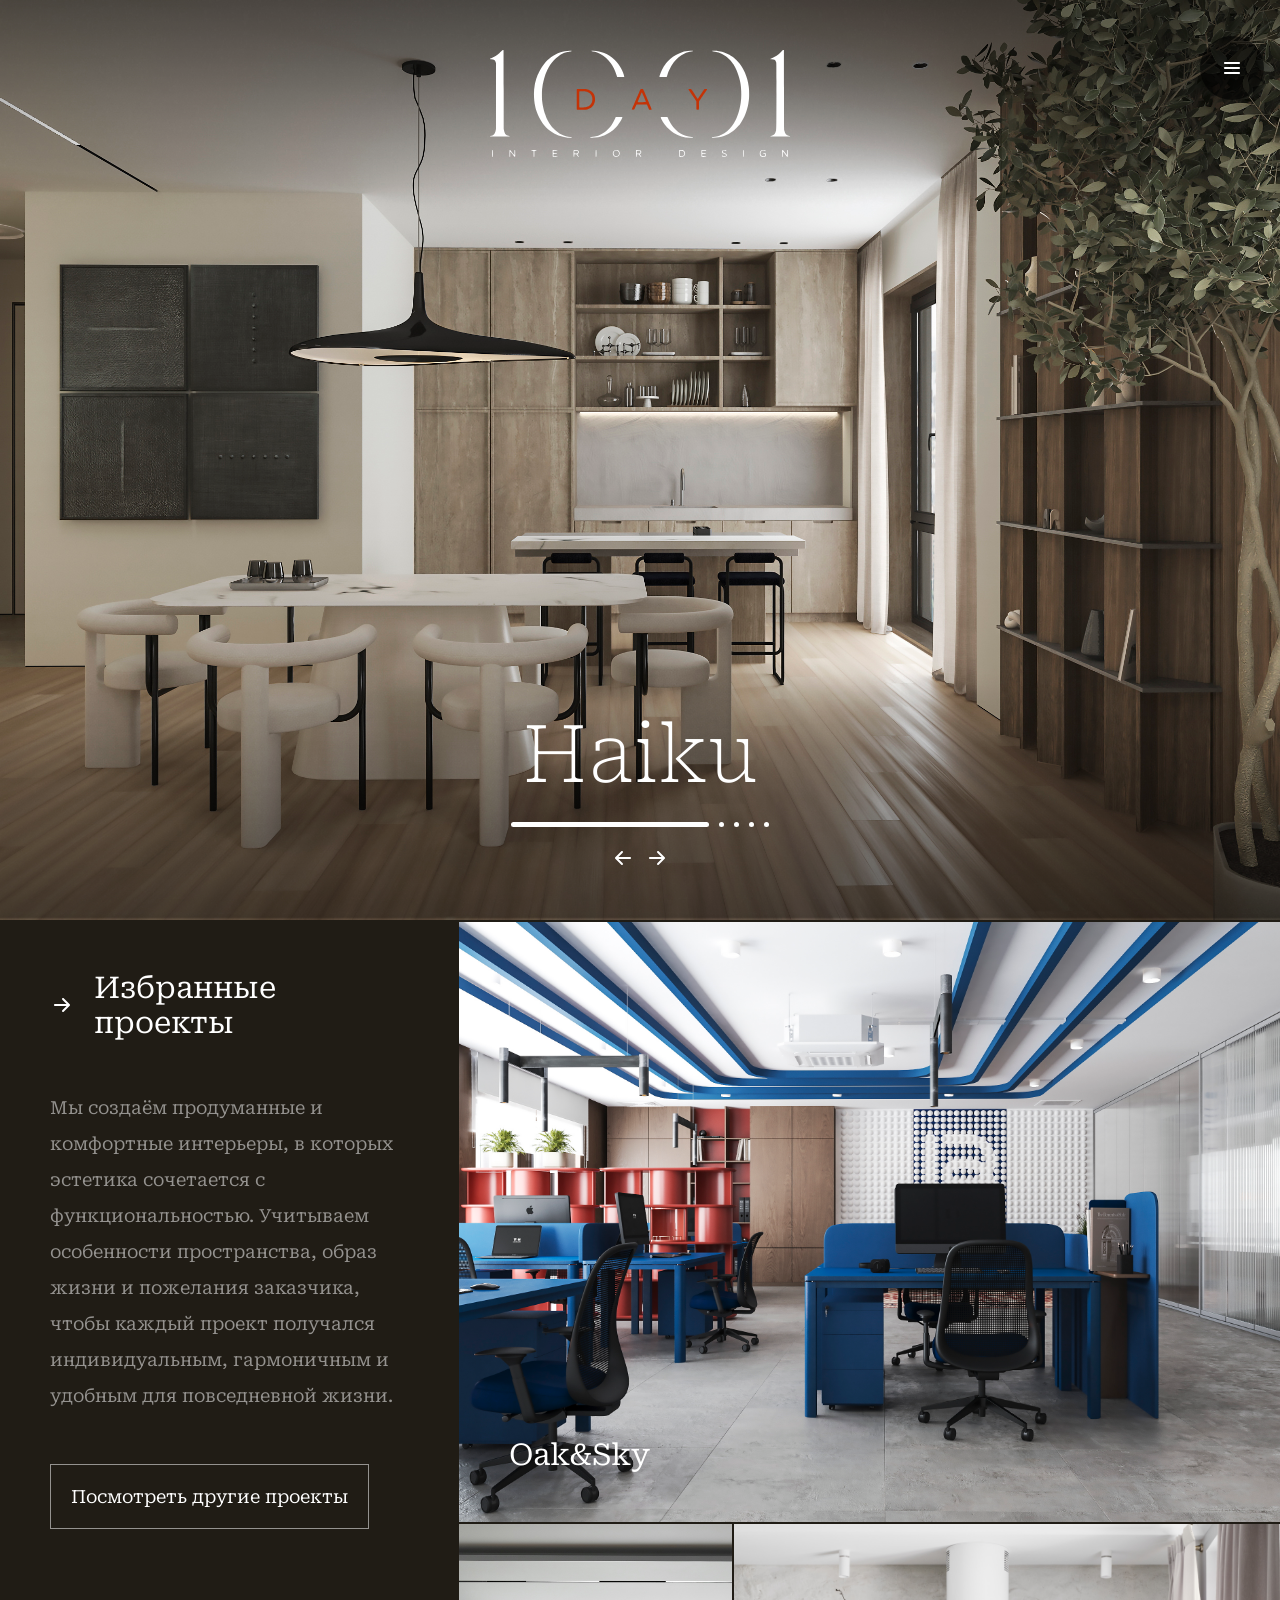
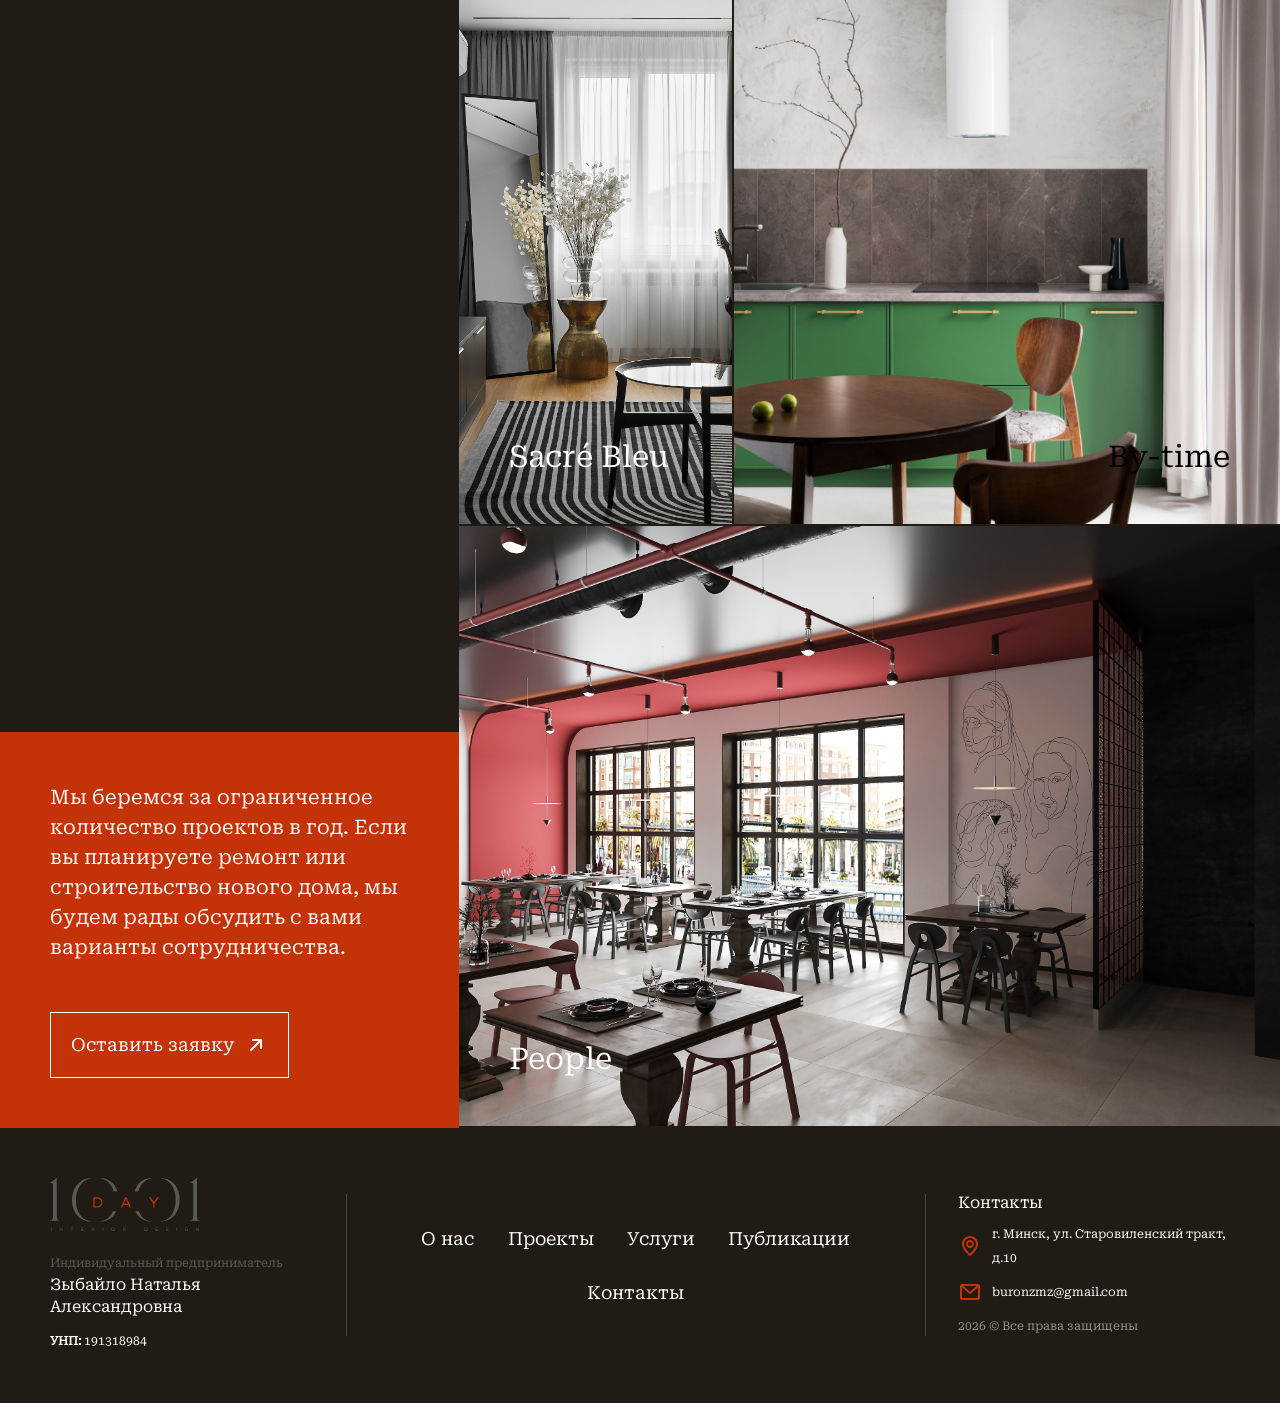
<file: index.html>
<!doctype html>
<html lang="ru">
  <head>
    <meta charset="UTF-8">
    <meta name="viewport" content="width=device-width, initial-scale=1">
    <meta name="description" content="1001 DAY — студия дизайна интерьеров. Продуманные и комфортные пространства.">
    <title>
      1001 DAY — Дизайн интерьеров
    </title>
    <link rel="stylesheet" href="assets/vendor/swiper-bundle.min.css">
    <link rel="stylesheet" href="styles.css?v=header-gradient-2">
    <script src="assets/vendor/swiper-bundle.min.js" defer>
    </script>
    <script src="script.js?v=header-gradient-2" defer>
    </script>
  </head>
  <body>
    <div class="page page--home" id="top">
      <header class="site-header site-header--home">
        <a class="site-header__logo" href="#top" aria-label="1001 DAY — главная">
          <img src="assets/icons/logo.svg" alt="1001 DAY">
        </a>
        <button class="site-header__menu" type="button" data-open="menu-dialog" aria-label="Открыть меню" aria-controls="menu-dialog" aria-expanded="false">
          <img src="assets/icons/menu.svg" alt="">
        </button>
      </header>
      <main class="home-content">
        <section class="hero swiper" aria-label="Проекты студии">
          <div class="hero__slides swiper-wrapper">
            <div class="hero__slide swiper-slide">
              <img class="hero__image" src="assets/images/haiku.png" alt="Haiku — интерьер кухни и столовой">
              <h1 class="hero__title">
                <a href="project.html">
                  Haiku
                </a>
              </h1>
            </div>
            <div class="hero__slide swiper-slide">
              <img class="hero__image" src="assets/images/oak-sky.png" alt="Oak&amp;Sky — офис с синими рабочими столами">
              <h2 class="hero__title">
                <a href="project.html">
                  Oak&amp;Sky
                </a>
              </h2>
            </div>
            <div class="hero__slide swiper-slide">
              <img class="hero__image" src="assets/images/sacre-bleu.png" alt="Sacré Bleu — интерьер гостиной">
              <h2 class="hero__title">
                <a href="project.html">
                  Sacré Bleu
                </a>
              </h2>
            </div>
            <div class="hero__slide swiper-slide">
              <img class="hero__image" src="assets/images/by-time.png" alt="By-time — кухня с зелеными фасадами">
              <h2 class="hero__title">
                <a href="project.html">
                  By-time
                </a>
              </h2>
            </div>
            <div class="hero__slide swiper-slide">
              <img class="hero__image" src="assets/images/people.png" alt="People — интерьер ресторана">
              <h2 class="hero__title">
                <a href="project.html">
                  People
                </a>
              </h2>
            </div>
          </div>
          <div class="hero__controls">
            <div class="hero__pagination">
            </div>
            <div class="hero__arrows">
              <button class="hero__previous" aria-label="Предыдущий слайд">
                <img src="assets/icons/arrow-prev.svg" alt="">
              </button>
              <button class="hero__next" aria-label="Следующий слайд">
                <img src="assets/icons/arrow-right.svg" alt="">
              </button>
            </div>
          </div>
        </section>
        <section class="projects" id="projects" aria-labelledby="projects-title">
          <div class="projects__intro" id="about">
            <h2 class="projects__heading" id="projects-title">
              <img src="assets/icons/arrow-right.svg" alt="">
              Избранные проекты
            </h2>
            <p class="projects__description">
              Мы создаём продуманные и комфортные интерьеры, в которых эстетика сочетается с функциональностью. Учитываем особенности пространства, образ жизни и пожелания заказчика, чтобы каждый проект получался индивидуальным, гармоничным и удобным для повседневной жизни.
            </p>
            <a class="button button--muted" href="projects.html">
              Посмотреть другие проекты
            </a>
          </div>
          <div class="projects__gallery" id="project-gallery">
            <a class="project project--oak" href="project.html">
              <img class="project__image" src="assets/images/oak-sky.png" alt="Офис Oak&amp;Sky" loading="lazy">
              <h3 class="project__name">
                Oak&amp;Sky
              </h3>
            </a>
            <a class="project project--sacre" href="project.html">
              <img class="project__image" src="assets/images/sacre-bleu.png" alt="Гостиная Sacré Bleu" loading="lazy">
              <h3 class="project__name">
                Sacré Bleu
              </h3>
            </a>
            <a class="project project--by" href="project.html">
              <img class="project__image" src="assets/images/by-time.png" alt="Кухня By-time" loading="lazy">
              <h3 class="project__name project__name--dark">
                By-time
              </h3>
            </a>
            <a class="project project--people" href="project.html">
              <img class="project__image" src="assets/images/people.png" alt="Ресторан People" loading="lazy">
              <h3 class="project__name">
                People
              </h3>
            </a>
          </div>
          <div class="projects__contact" id="services">
            <p>
              Мы беремся за ограниченное количество проектов в год. Если вы планируете ремонт или строительство нового дома, мы будем рады обсудить с вами варианты сотрудничества.
            </p>
            <button class="button" type="button" data-open="request-dialog">
              Оставить заявку
              <img src="assets/icons/arrow-up.svg" alt="">
            </button>
          </div>
        </section>
      </main>
      <footer class="footer" id="contacts">
        <div class="footer__company">
          <a class="footer__logo" href="#top">
            <img src="assets/icons/logo-footer.svg" alt="1001 DAY">
          </a>
          <p class="footer__legal">
            <span>
              Индивидуальный предприниматель
            </span>
            <br>
            Зыбайло Наталья Александровна
          </p>
          <p class="footer__tax">
            <strong>
              УНП:
            </strong>
            191318984
          </p>
        </div>
        <img class="footer__divider" src="assets/icons/divider.svg" alt="">
        <nav class="footer__navigation" aria-label="Навигация в подвале">
          <a href="about.html">
            О нас
          </a>
          <a href="projects.html">
            Проекты
          </a>
          <a href="services.html">
            Услуги
          </a>
          <a href="publications.html">
            Публикации
          </a>
          <a href="contacts.html">
            Контакты
          </a>
        </nav>
        <img class="footer__divider" src="assets/icons/divider.svg" alt="">
        <div class="footer__contacts">
          <p>
            Контакты
          </p>
          <p class="footer__detail">
            <img src="assets/icons/location.svg" alt="">
            г. Минск, ул. Старовиленский тракт, д.10
          </p>
          <a class="footer__detail" href="mailto:buronzmz@gmail.com">
            <img src="assets/icons/email.svg" alt="">
            buronzmz@gmail.com
          </a>
          <p class="footer__copyright">
            2026 © Все права защищены
          </p>
        </div>
      </footer>
    </div>
    <dialog class="menu" id="menu-dialog" aria-label="Меню">
      <button class="dialog-close" type="button" data-close aria-label="Закрыть меню">
        <img src="assets/icons/close.svg" alt="">
      </button>
      <nav class="menu__navigation">
        <a href="about.html">
          О нас
        </a>
        <a href="projects.html">
          Проекты
        </a>
        <a href="services.html">
          Услуги
        </a>
        <a href="publications.html">
          Публикации
        </a>
        <a href="contacts.html">
          Контакты
        </a>
      </nav>
    </dialog>
    <dialog class="request" id="request-dialog" aria-labelledby="request-title">
      <button class="dialog-close" type="button" data-close aria-label="Закрыть заявку">
        <img src="assets/icons/close.svg" alt="">
      </button>
      <h2 class="request__title" id="request-title">
        Заявка на дизайн
      </h2>
      <form class="request__form">
        <label class="request__field">
          Ваше имя
          <input name="name" placeholder="Иван" autocomplete="name" required>
        </label>
        <label class="request__field">
          Ваш телефон
          <input type="tel" name="phone" placeholder="+ 375 ___ - __ - __" autocomplete="tel" required>
        </label>
        <label class="request__field">
          E-mail для связи
          <input type="email" name="email" placeholder="info@mail.by" autocomplete="email">
        </label>
        <label class="request__field">
          Объект
          <select name="object">
            <option>
              Дом
            </option>
            <option>
              Квартира
            </option>
            <option>
              Коммерческое помещение
            </option>
          </select>
        </label>
        <label class="request__field">
          Площадь объекта
          <input type="number" name="area" min="1" placeholder="100 кв.м.">
        </label>
        <label class="request__field">
          Необходимая услуга
          <select name="service">
            <option>
              Консультация
            </option>
            <option>
              Дизайн интерьера
            </option>
            <option>
              Авторский надзор
            </option>
          </select>
        </label>
        <div class="request__details">
          <label class="request__field">
            Адрес объекта
            <textarea name="address" placeholder="г. Минск, ул. Ленина, 123, кв. 1">
            </textarea>
          </label>
          <label class="request__field">
            Комментарий
            <textarea name="comment" placeholder="Ваш комментарий (если хотите что-то добавить о проекте)">
            </textarea>
          </label>
        </div>
        <p class="request__status" role="status" hidden>
        </p>
        <button class="button request__submit" type="submit">
          Оставить заявку
          <img src="assets/icons/arrow-up.svg" alt="">
        </button>
      </form>
    </dialog>
  </body>
</html>
</file>
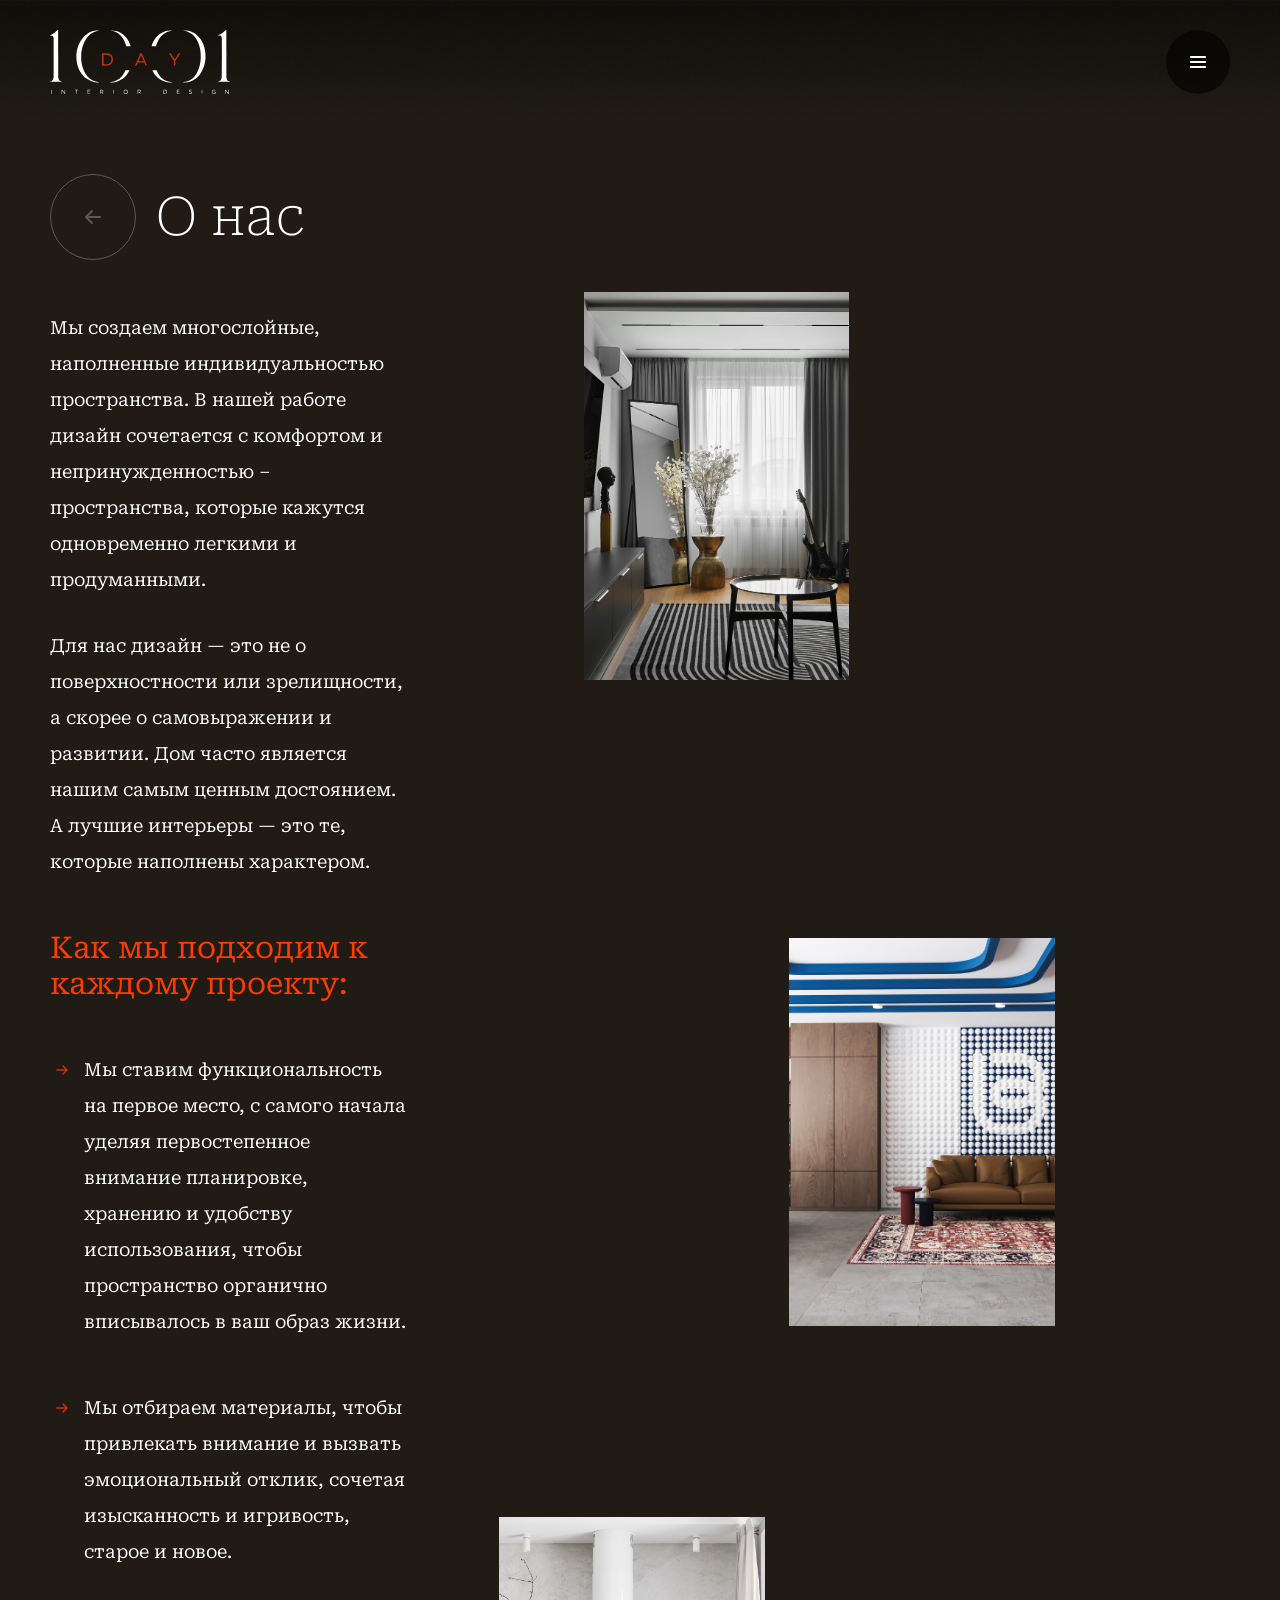
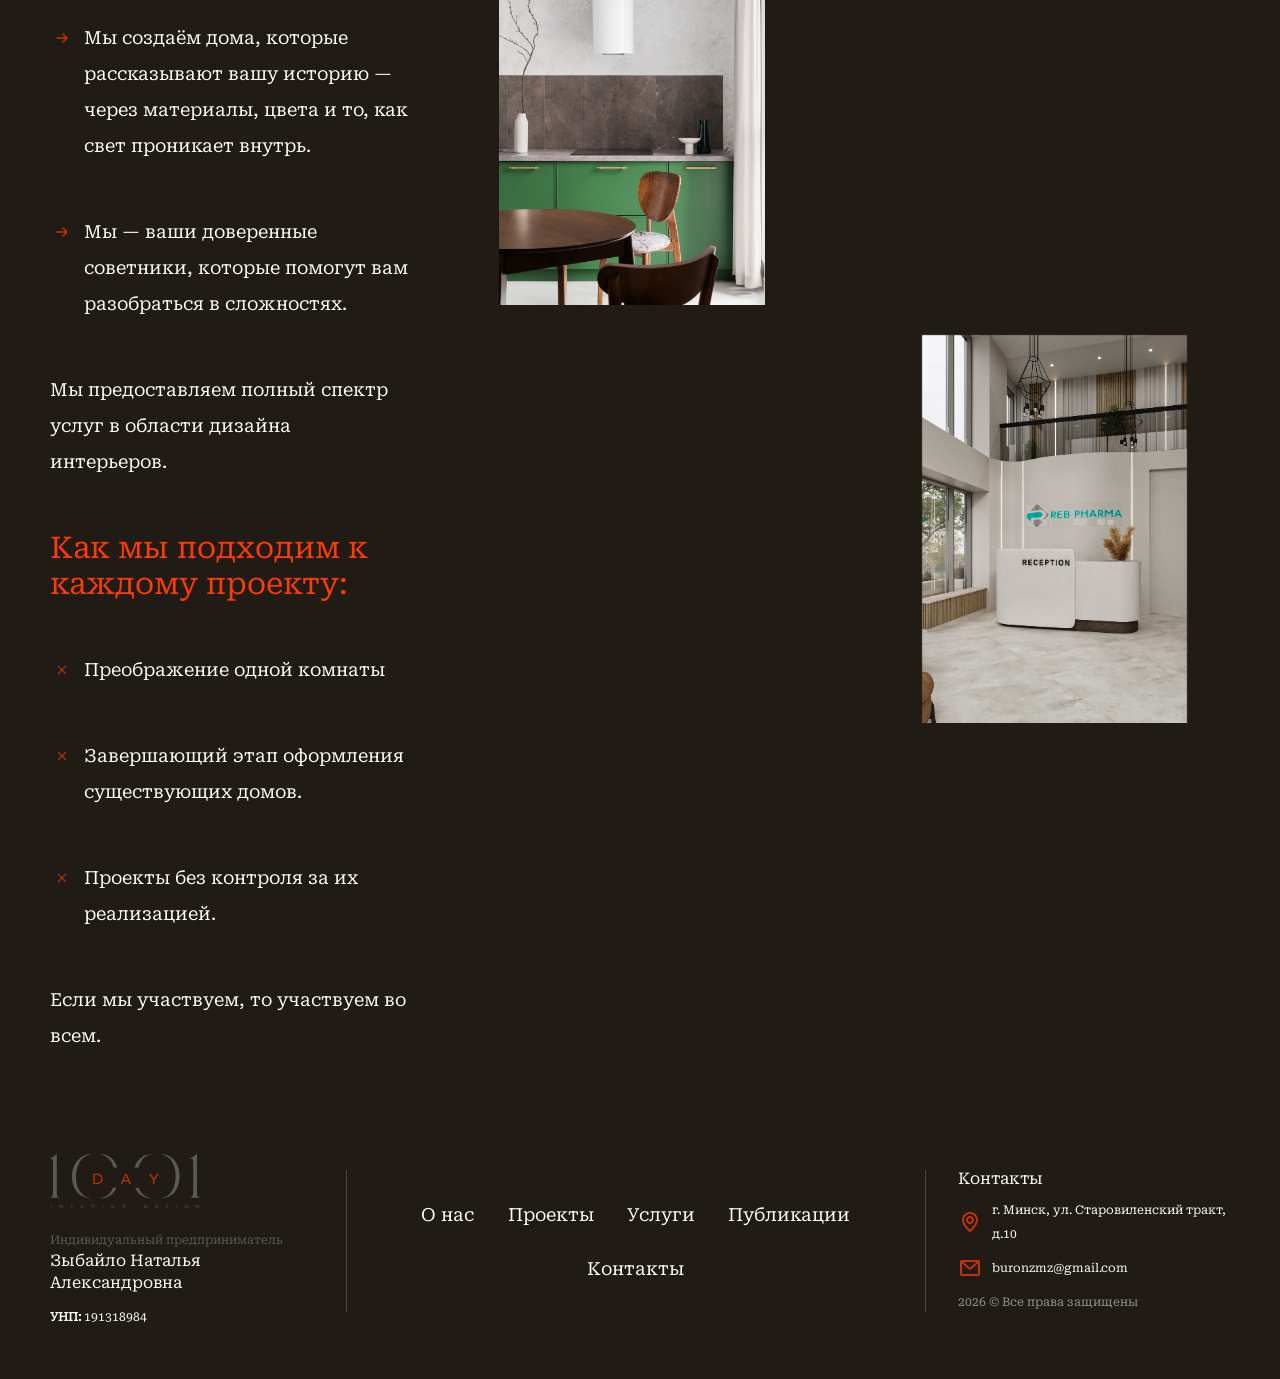
<file: about.html>
<!doctype html>
<html lang="ru">
  <head>
    <meta charset="UTF-8">
    <meta name="viewport" content="width=device-width, initial-scale=1">
    <meta name="description" content="О нас — портфолио интерьерной студии 1001 DAY.">
    <title>
      О нас — 1001 DAY
    </title>
    <link rel="stylesheet" href="styles.css?v=header-gradient-2">
    <script src="script.js?v=header-gradient-2" defer>
    </script>
  </head>
  <body>
    <div class="page page--inner" id="top">
      <header class="inner-header">
        <a class="inner-header__logo" href="index.html" aria-label="1001 DAY — главная">
          <img src="assets/icons/inner-logo.svg" alt="1001 DAY">
        </a>
        <button class="inner-header__menu" type="button" data-open="menu-dialog" aria-label="Открыть меню" aria-controls="menu-dialog" aria-expanded="false">
          <img src="assets/icons/menu.svg" alt="">
        </button>
      </header>
      <main class="inner-content">
        <section class="about">
          <div class="about__content">
            <div class="page-heading">
              <a class="round-link" href="index.html" aria-label="На главную">
                <img src="assets/icons/back.svg" alt="">
              </a>
              <h1 class="page-heading__title">
                О нас
              </h1>
            </div>
            <div class="about__intro">
              <p>
                Мы создаем многослойные, наполненные индивидуальностью пространства. В нашей работе дизайн сочетается с комфортом и непринужденностью – пространства, которые кажутся одновременно легкими и продуманными.
              </p>
              <p>
                Для нас дизайн — это не о поверхностности или зрелищности, а скорее о самовыражении и развитии. Дом часто является нашим самым ценным достоянием. А лучшие интерьеры — это те, которые наполнены характером.
              </p>
            </div>
            <h2 class="about__subtitle">
              Как мы подходим к каждому проекту:
            </h2>
            <ul class="icon-list">
              <li class="icon-list__item">
                <img src="assets/icons/list-arrow.svg" alt="">
                <p>
                  Мы ставим функциональность на первое место, с самого начала уделяя первостепенное внимание планировке, хранению и удобству использования, чтобы пространство органично вписывалось в ваш образ жизни.
                </p>
              </li>
              <li class="icon-list__item">
                <img src="assets/icons/list-arrow.svg" alt="">
                <p>
                  Мы отбираем материалы, чтобы привлекать внимание и вызвать эмоциональный отклик, сочетая изысканность и игривость, старое и новое.
                </p>
              </li>
              <li class="icon-list__item">
                <img src="assets/icons/list-arrow.svg" alt="">
                <p>
                  Мы создаём дома, которые рассказывают вашу историю — через материалы, цвета и то, как свет проникает внутрь.
                </p>
              </li>
              <li class="icon-list__item">
                <img src="assets/icons/list-arrow.svg" alt="">
                <p>
                  Мы — ваши доверенные советники, которые помогут вам разобраться в сложностях.
                </p>
              </li>
            </ul>
            <p>
              Мы предоставляем полный спектр услуг в области дизайна интерьеров.
            </p>
            <h2 class="about__subtitle">
              Как мы подходим к каждому проекту:
            </h2>
            <ul class="icon-list">
              <li class="icon-list__item">
                <img src="assets/icons/list-cross.svg" alt="">
                <p>
                  Преображение одной комнаты
                </p>
              </li>
              <li class="icon-list__item">
                <img src="assets/icons/list-cross.svg" alt="">
                <p>
                  Завершающий этап оформления существующих домов.
                </p>
              </li>
              <li class="icon-list__item">
                <img src="assets/icons/list-cross.svg" alt="">
                <p>
                  Проекты без контроля за их реализацией.
                </p>
              </li>
            </ul>
            <p>
              Если мы участвуем, то участвуем во всем.
            </p>
          </div>
          <div class="about__collage">
            <img class="about__image about__image--1" src="assets/images/about-living.png" alt="Интерьер гостиной" loading="lazy">
            <img class="about__image about__image--2" src="assets/images/about-office.png" alt="Зона отдыха в офисе" loading="lazy">
            <img class="about__image about__image--3" src="assets/images/about-kitchen.png" alt="Кухня с зелеными фасадами" loading="lazy">
            <img class="about__image about__image--4" src="assets/images/about-reception.png" alt="Ресепшен Reb Pharma" loading="lazy">
          </div>
        </section>
      </main>
      <footer class="footer" id="contacts">
        <div class="footer__company">
          <a class="footer__logo" href="index.html">
            <img src="assets/icons/logo-footer.svg" alt="1001 DAY">
          </a>
          <p class="footer__legal">
            <span>
              Индивидуальный предприниматель
            </span>
            <br>
            Зыбайло Наталья Александровна
          </p>
          <p class="footer__tax">
            <strong>
              УНП:
            </strong>
            191318984
          </p>
        </div>
        <img class="footer__divider" src="assets/icons/divider.svg" alt="">
        <nav class="footer__navigation" aria-label="Навигация в подвале">
          <a href="about.html">
            О нас
          </a>
          <a href="projects.html">
            Проекты
          </a>
          <a href="services.html">
            Услуги
          </a>
          <a href="publications.html">
            Публикации
          </a>
          <a href="contacts.html">
            Контакты
          </a>
        </nav>
        <img class="footer__divider" src="assets/icons/divider.svg" alt="">
        <div class="footer__contacts">
          <p>
            Контакты
          </p>
          <p class="footer__detail">
            <img src="assets/icons/location.svg" alt="">
            г. Минск, ул. Старовиленский тракт, д.10
          </p>
          <a class="footer__detail" href="mailto:buronzmz@gmail.com">
            <img src="assets/icons/email.svg" alt="">
            buronzmz@gmail.com
          </a>
          <p class="footer__copyright">
            2026 © Все права защищены
          </p>
        </div>
      </footer>
    </div>
    <dialog class="menu" id="menu-dialog" aria-label="Меню">
      <button class="dialog-close" type="button" data-close aria-label="Закрыть меню">
        <img src="assets/icons/close.svg" alt="">
      </button>
      <nav class="menu__navigation">
        <a href="about.html">
          О нас
        </a>
        <a href="projects.html">
          Проекты
        </a>
        <a href="services.html">
          Услуги
        </a>
        <a href="publications.html">
          Публикации
        </a>
        <a href="contacts.html">
          Контакты
        </a>
      </nav>
    </dialog>
    <dialog class="request" id="request-dialog" aria-labelledby="request-title">
      <button class="dialog-close" type="button" data-close aria-label="Закрыть заявку">
        <img src="assets/icons/close.svg" alt="">
      </button>
      <h2 class="request__title" id="request-title">
        Заявка на дизайн
      </h2>
      <form class="request__form">
        <label class="request__field">
          Ваше имя
          <input name="name" placeholder="Иван" autocomplete="name" required>
        </label>
        <label class="request__field">
          Ваш телефон
          <input type="tel" name="phone" placeholder="+ 375 ___ - __ - __" autocomplete="tel" required>
        </label>
        <label class="request__field">
          E-mail для связи
          <input type="email" name="email" placeholder="info@mail.by" autocomplete="email">
        </label>
        <label class="request__field">
          Объект
          <select name="object">
            <option>
              Дом
            </option>
            <option>
              Квартира
            </option>
            <option>
              Коммерческое помещение
            </option>
          </select>
        </label>
        <label class="request__field">
          Площадь объекта
          <input type="number" name="area" min="1" placeholder="100 кв.м.">
        </label>
        <label class="request__field">
          Необходимая услуга
          <select name="service">
            <option>
              Консультация
            </option>
            <option>
              Дизайн интерьера
            </option>
            <option>
              Авторский надзор
            </option>
          </select>
        </label>
        <div class="request__details">
          <label class="request__field">
            Адрес объекта
            <textarea name="address" placeholder="г. Минск, ул. Ленина, 123, кв. 1">
            </textarea>
          </label>
          <label class="request__field">
            Комментарий
            <textarea name="comment" placeholder="Ваш комментарий (если хотите что-то добавить о проекте)">
            </textarea>
          </label>
        </div>
        <p class="request__status" role="status" hidden>
        </p>
        <button class="button request__submit" type="submit">
          Оставить заявку
          <img src="assets/icons/arrow-up.svg" alt="">
        </button>
      </form>
    </dialog>
  </body>
</html>
</file>
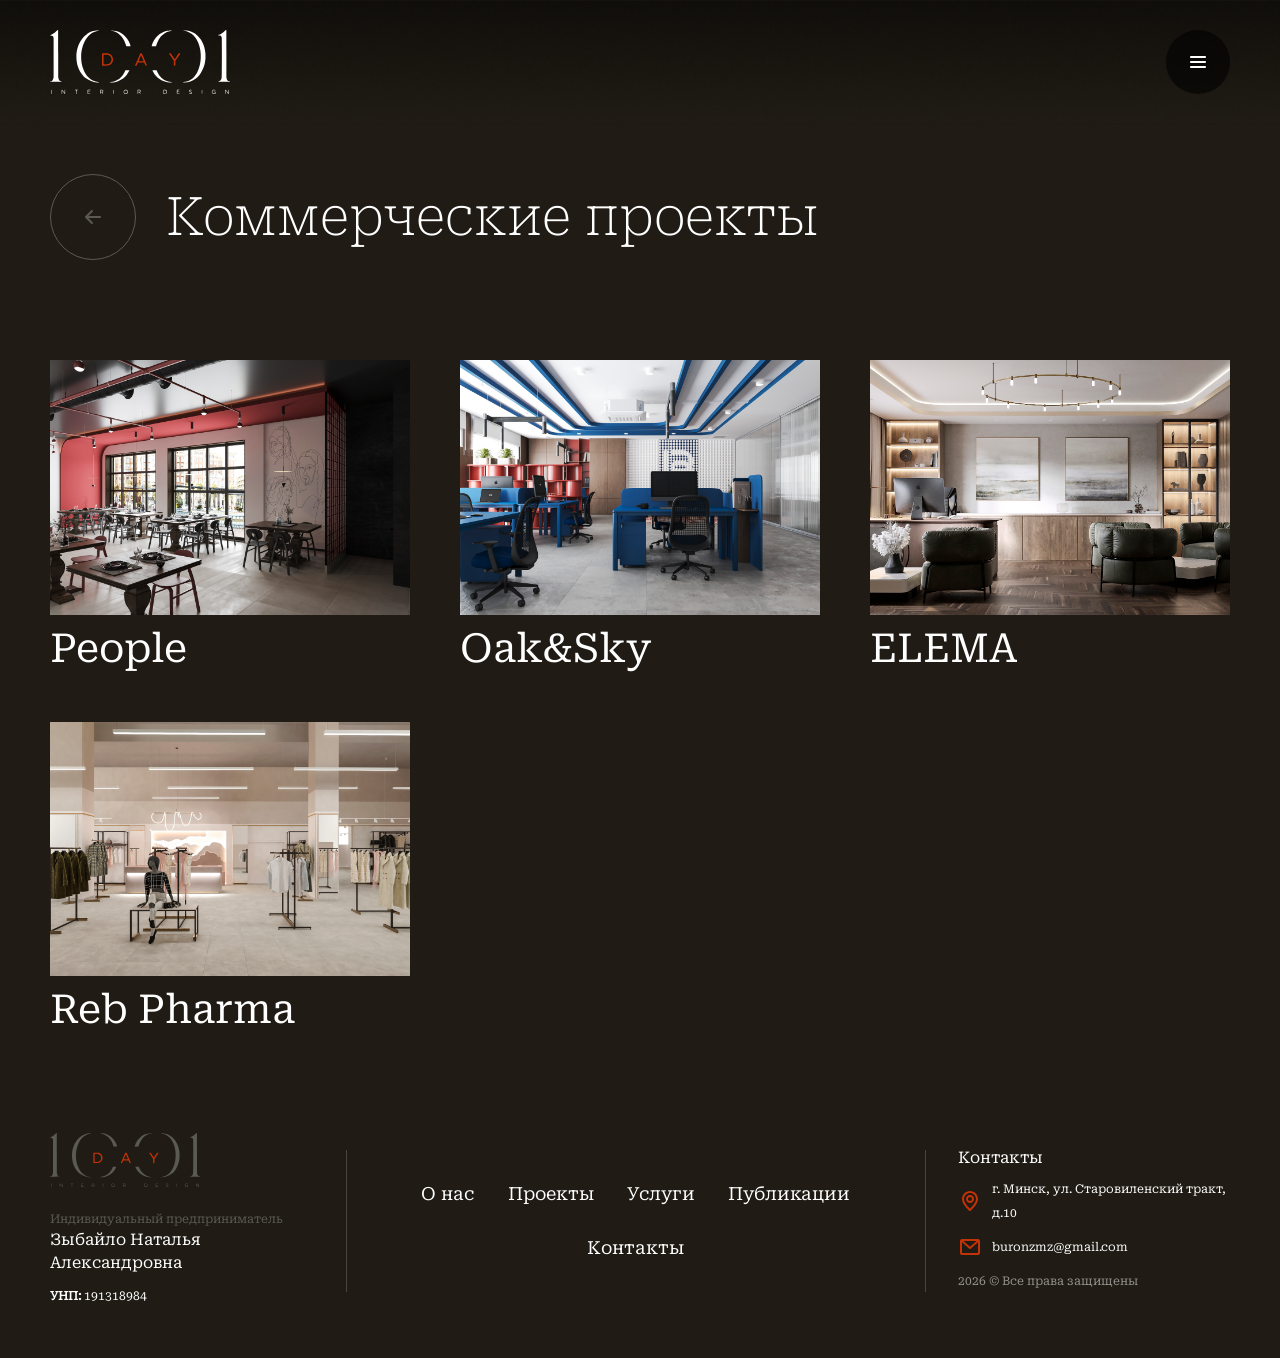
<file: commercial-projects.html>
<!doctype html>
<html lang="ru">
  <head>
    <meta charset="UTF-8">
    <meta name="viewport" content="width=device-width, initial-scale=1">
    <meta name="description" content="Коммерческие проекты — портфолио интерьерной студии 1001 DAY.">
    <title>
      Коммерческие проекты — 1001 DAY
    </title>
    <link rel="stylesheet" href="styles.css?v=header-gradient-2">
    <script src="script.js?v=header-gradient-2" defer>
    </script>
  </head>
  <body>
    <div class="page page--inner" id="top">
      <header class="inner-header">
        <a class="inner-header__logo" href="index.html" aria-label="1001 DAY — главная">
          <img src="assets/icons/inner-logo.svg" alt="1001 DAY">
        </a>
        <button class="inner-header__menu" type="button" data-open="menu-dialog" aria-label="Открыть меню" aria-controls="menu-dialog" aria-expanded="false">
          <img src="assets/icons/menu.svg" alt="">
        </button>
      </header>
      <main class="inner-content">
        <div class="page-heading">
          <a class="round-link" href="projects.html" aria-label="Назад к проектам">
            <img src="assets/icons/back.svg" alt="">
          </a>
          <h1 class="page-heading__title">
            Коммерческие проекты
          </h1>
        </div>
        <div class="portfolio-grid">
          <a class="portfolio-card" href="project.html">
            <div class="portfolio-card__media">
              <img class="portfolio-card__image" src="assets/images/commercial-people.png" alt="Интерьер People" loading="lazy">
            </div>
            <h2 class="portfolio-card__title">
              People
            </h2>
          </a>
          <a class="portfolio-card" href="project.html">
            <div class="portfolio-card__media">
              <img class="portfolio-card__image" src="assets/images/commercial-oak.png" alt="Интерьер Oak&Sky" loading="lazy">
            </div>
            <h2 class="portfolio-card__title">
              Oak&amp;Sky
            </h2>
          </a>
          <a class="portfolio-card" href="project.html">
            <div class="portfolio-card__media">
              <img class="portfolio-card__image" src="assets/images/commercial-elema.png" alt="Интерьер ELEMA" loading="lazy">
            </div>
            <h2 class="portfolio-card__title">
              ELEMA
            </h2>
          </a>
          <a class="portfolio-card" href="project.html">
            <div class="portfolio-card__media">
              <img class="portfolio-card__image" src="assets/images/commercial-reb.png" alt="Интерьер Reb Pharma" loading="lazy">
            </div>
            <h2 class="portfolio-card__title">
              Reb Pharma
            </h2>
          </a>
        </div>
      </main>
      <footer class="footer" id="contacts">
        <div class="footer__company">
          <a class="footer__logo" href="index.html">
            <img src="assets/icons/logo-footer.svg" alt="1001 DAY">
          </a>
          <p class="footer__legal">
            <span>
              Индивидуальный предприниматель
            </span>
            <br>
            Зыбайло Наталья Александровна
          </p>
          <p class="footer__tax">
            <strong>
              УНП:
            </strong>
            191318984
          </p>
        </div>
        <img class="footer__divider" src="assets/icons/divider.svg" alt="">
        <nav class="footer__navigation" aria-label="Навигация в подвале">
          <a href="about.html">
            О нас
          </a>
          <a href="projects.html">
            Проекты
          </a>
          <a href="services.html">
            Услуги
          </a>
          <a href="publications.html">
            Публикации
          </a>
          <a href="contacts.html">
            Контакты
          </a>
        </nav>
        <img class="footer__divider" src="assets/icons/divider.svg" alt="">
        <div class="footer__contacts">
          <p>
            Контакты
          </p>
          <p class="footer__detail">
            <img src="assets/icons/location.svg" alt="">
            г. Минск, ул. Старовиленский тракт, д.10
          </p>
          <a class="footer__detail" href="mailto:buronzmz@gmail.com">
            <img src="assets/icons/email.svg" alt="">
            buronzmz@gmail.com
          </a>
          <p class="footer__copyright">
            2026 © Все права защищены
          </p>
        </div>
      </footer>
    </div>
    <dialog class="menu" id="menu-dialog" aria-label="Меню">
      <button class="dialog-close" type="button" data-close aria-label="Закрыть меню">
        <img src="assets/icons/close.svg" alt="">
      </button>
      <nav class="menu__navigation">
        <a href="about.html">
          О нас
        </a>
        <a href="projects.html">
          Проекты
        </a>
        <a href="services.html">
          Услуги
        </a>
        <a href="publications.html">
          Публикации
        </a>
        <a href="contacts.html">
          Контакты
        </a>
      </nav>
    </dialog>
    <dialog class="request" id="request-dialog" aria-labelledby="request-title">
      <button class="dialog-close" type="button" data-close aria-label="Закрыть заявку">
        <img src="assets/icons/close.svg" alt="">
      </button>
      <h2 class="request__title" id="request-title">
        Заявка на дизайн
      </h2>
      <form class="request__form">
        <label class="request__field">
          Ваше имя
          <input name="name" placeholder="Иван" autocomplete="name" required>
        </label>
        <label class="request__field">
          Ваш телефон
          <input type="tel" name="phone" placeholder="+ 375 ___ - __ - __" autocomplete="tel" required>
        </label>
        <label class="request__field">
          E-mail для связи
          <input type="email" name="email" placeholder="info@mail.by" autocomplete="email">
        </label>
        <label class="request__field">
          Объект
          <select name="object">
            <option>
              Дом
            </option>
            <option>
              Квартира
            </option>
            <option>
              Коммерческое помещение
            </option>
          </select>
        </label>
        <label class="request__field">
          Площадь объекта
          <input type="number" name="area" min="1" placeholder="100 кв.м.">
        </label>
        <label class="request__field">
          Необходимая услуга
          <select name="service">
            <option>
              Консультация
            </option>
            <option>
              Дизайн интерьера
            </option>
            <option>
              Авторский надзор
            </option>
          </select>
        </label>
        <div class="request__details">
          <label class="request__field">
            Адрес объекта
            <textarea name="address" placeholder="г. Минск, ул. Ленина, 123, кв. 1">
            </textarea>
          </label>
          <label class="request__field">
            Комментарий
            <textarea name="comment" placeholder="Ваш комментарий (если хотите что-то добавить о проекте)">
            </textarea>
          </label>
        </div>
        <p class="request__status" role="status" hidden>
        </p>
        <button class="button request__submit" type="submit">
          Оставить заявку
          <img src="assets/icons/arrow-up.svg" alt="">
        </button>
      </form>
    </dialog>
  </body>
</html>
</file>
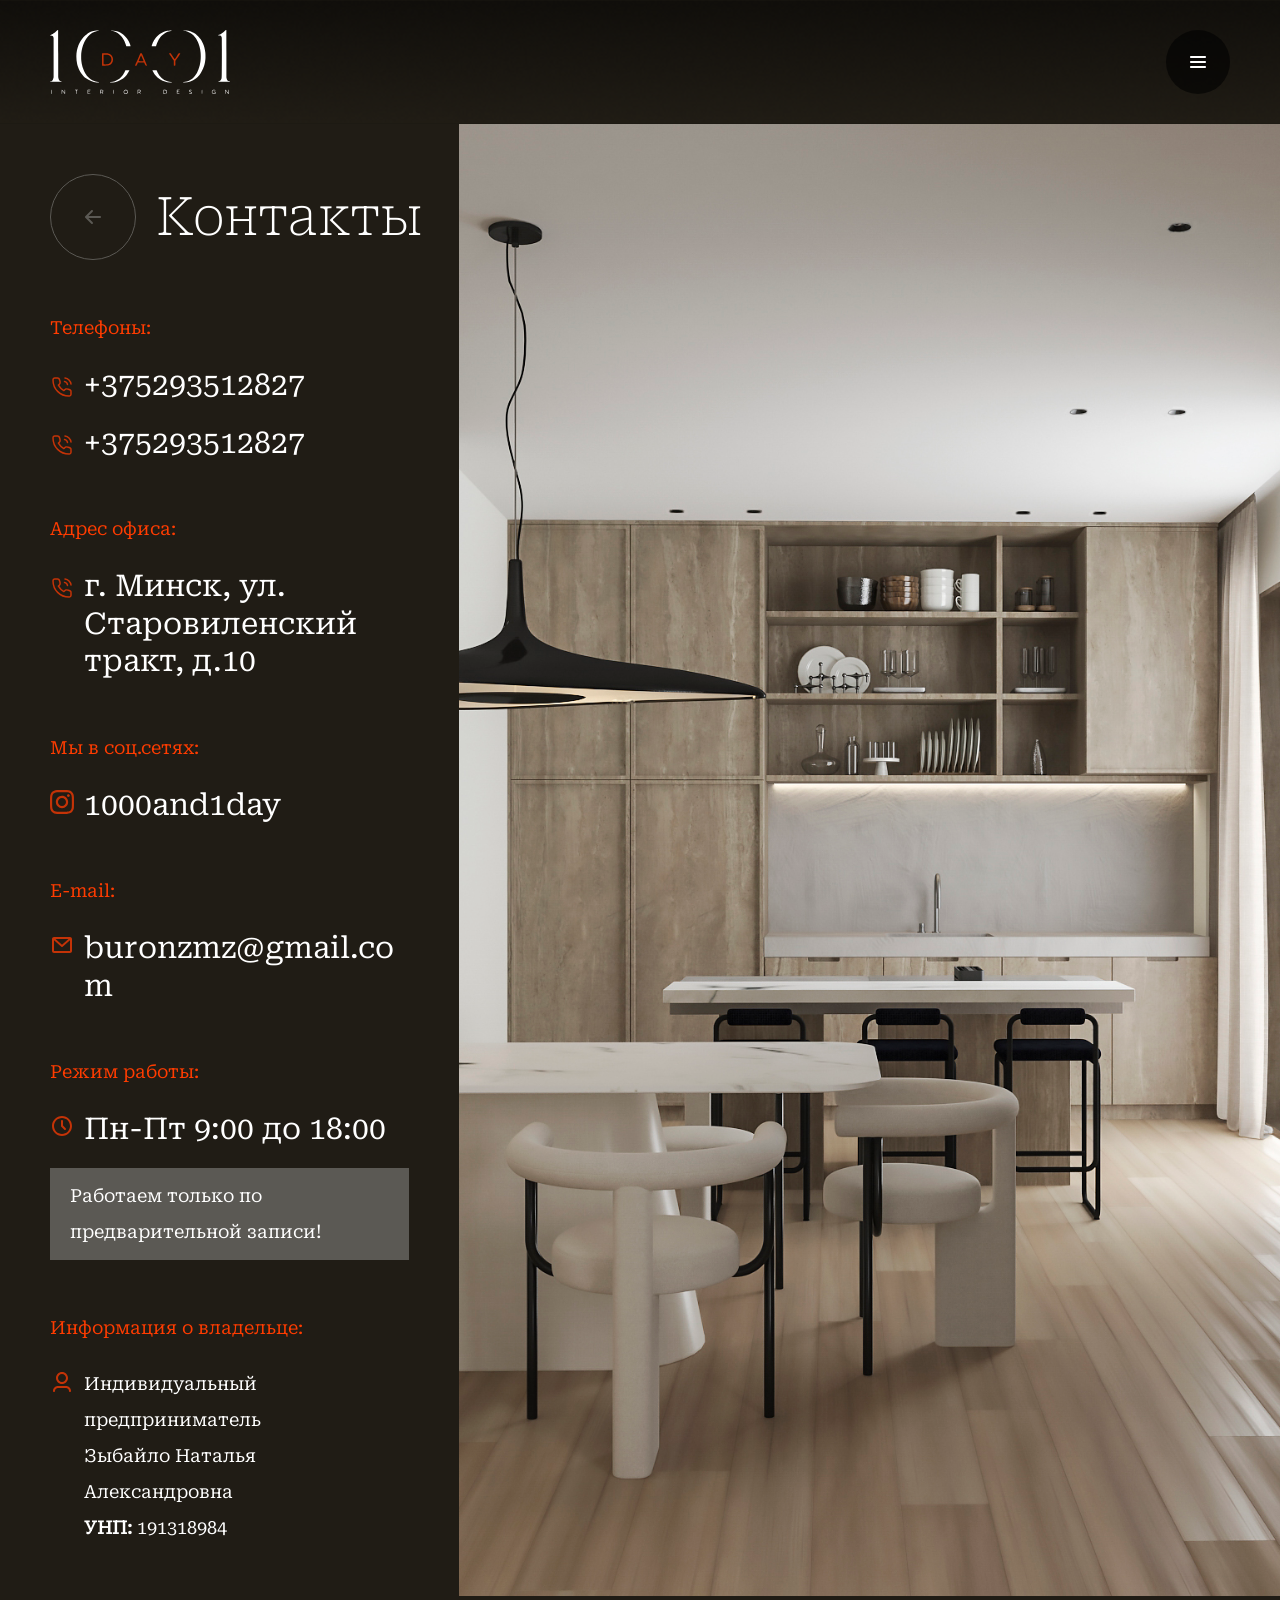
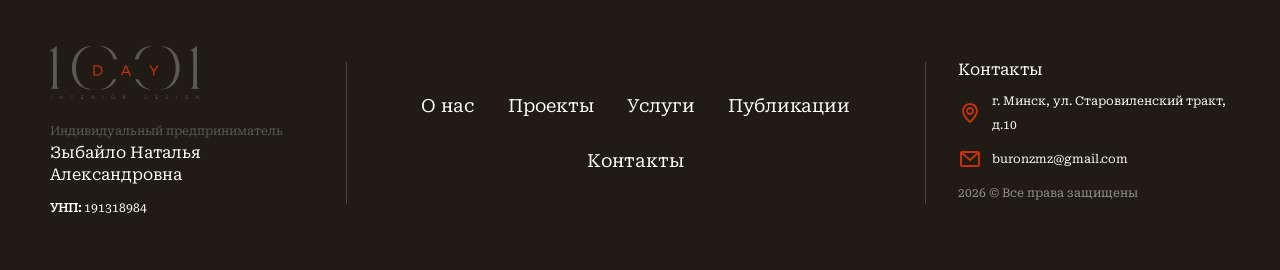
<file: contacts.html>
<!doctype html>
<html lang="ru">
  <head>
    <meta charset="UTF-8">
    <meta name="viewport" content="width=device-width, initial-scale=1">
    <meta name="description" content="Контакты — портфолио интерьерной студии 1001 DAY.">
    <title>
      Контакты — 1001 DAY
    </title>
    <link rel="stylesheet" href="styles.css?v=header-gradient-2">
    <script src="script.js?v=header-gradient-2" defer>
    </script>
  </head>
  <body>
    <div class="page page--inner" id="top">
      <header class="inner-header">
        <a class="inner-header__logo" href="index.html" aria-label="1001 DAY — главная">
          <img src="assets/icons/inner-logo.svg" alt="1001 DAY">
        </a>
        <button class="inner-header__menu" type="button" data-open="menu-dialog" aria-label="Открыть меню" aria-controls="menu-dialog" aria-expanded="false">
          <img src="assets/icons/menu.svg" alt="">
        </button>
      </header>
      <main class="inner-content">
        <section class="contact-details">
          <div class="contact-details__content">
            <div class="page-heading">
              <a class="round-link" href="index.html" aria-label="На главную">
                <img src="assets/icons/back.svg" alt="">
              </a>
              <h1 class="page-heading__title">
                Контакты
              </h1>
            </div>
            <section class="contact-details__group">
              <h2 class="contact-details__label">
                Телефоны:
              </h2>
              <div class="contact-detail">
                <img src="assets/icons/contact-phone.svg" alt="">
                <a href="tel:+375293512827">
                  +375293512827
                </a>
              </div>
              <div class="contact-detail">
                <img src="assets/icons/contact-phone.svg" alt="">
                <a href="tel:+375293512827">
                  +375293512827
                </a>
              </div>
            </section>
            <section class="contact-details__group">
              <h2 class="contact-details__label">
                Адрес офиса:
              </h2>
              <div class="contact-detail">
                <img src="assets/icons/contact-phone.svg" alt="">
                <p>
                  г. Минск, ул. Старовиленский тракт, д.10
                </p>
              </div>
            </section>
            <section class="contact-details__group">
              <h2 class="contact-details__label">
                Мы в соц.сетях:
              </h2>
              <div class="contact-detail">
                <img src="assets/icons/contact-instagram.svg" alt="">
                <a href="https://www.instagram.com/1000and1day/">
                  1000and1day
                </a>
              </div>
            </section>
            <section class="contact-details__group">
              <h2 class="contact-details__label">
                E-mail:
              </h2>
              <div class="contact-detail">
                <img src="assets/icons/contact-email.svg" alt="">
                <a href="mailto:buronzmz@gmail.com">
                  buronzmz@gmail.com
                </a>
              </div>
            </section>
            <section class="contact-details__group">
              <h2 class="contact-details__label">
                Режим работы:
              </h2>
              <div class="contact-detail">
                <img src="assets/icons/contact-clock.svg" alt="">
                <p>
                  Пн-Пт 9:00 до 18:00
                </p>
              </div>
              <p class="contact-details__note">
                Работаем только по предварительной записи!
              </p>
            </section>
            <section class="contact-details__group">
              <h2 class="contact-details__label">
                Информация о владельце:
              </h2>
              <div class="contact-detail contact-detail--owner">
                <img src="assets/icons/contact-user.svg" alt="">
                <p>
                  Индивидуальный предприниматель
                  <br>
                  Зыбайло Наталья Александровна
                  <br>
                  <strong>
                    УНП:
                  </strong>
                  191318984
                </p>
              </div>
            </section>
          </div>
          <img class="contact-details__image" src="assets/images/contacts-home.png" alt="Интерьер кухни и столовой">
        </section>
      </main>
      <footer class="footer" id="contacts">
        <div class="footer__company">
          <a class="footer__logo" href="index.html">
            <img src="assets/icons/logo-footer.svg" alt="1001 DAY">
          </a>
          <p class="footer__legal">
            <span>
              Индивидуальный предприниматель
            </span>
            <br>
            Зыбайло Наталья Александровна
          </p>
          <p class="footer__tax">
            <strong>
              УНП:
            </strong>
            191318984
          </p>
        </div>
        <img class="footer__divider" src="assets/icons/divider.svg" alt="">
        <nav class="footer__navigation" aria-label="Навигация в подвале">
          <a href="about.html">
            О нас
          </a>
          <a href="projects.html">
            Проекты
          </a>
          <a href="services.html">
            Услуги
          </a>
          <a href="publications.html">
            Публикации
          </a>
          <a href="contacts.html">
            Контакты
          </a>
        </nav>
        <img class="footer__divider" src="assets/icons/divider.svg" alt="">
        <div class="footer__contacts">
          <p>
            Контакты
          </p>
          <p class="footer__detail">
            <img src="assets/icons/location.svg" alt="">
            г. Минск, ул. Старовиленский тракт, д.10
          </p>
          <a class="footer__detail" href="mailto:buronzmz@gmail.com">
            <img src="assets/icons/email.svg" alt="">
            buronzmz@gmail.com
          </a>
          <p class="footer__copyright">
            2026 © Все права защищены
          </p>
        </div>
      </footer>
    </div>
    <dialog class="menu" id="menu-dialog" aria-label="Меню">
      <button class="dialog-close" type="button" data-close aria-label="Закрыть меню">
        <img src="assets/icons/close.svg" alt="">
      </button>
      <nav class="menu__navigation">
        <a href="about.html">
          О нас
        </a>
        <a href="projects.html">
          Проекты
        </a>
        <a href="services.html">
          Услуги
        </a>
        <a href="publications.html">
          Публикации
        </a>
        <a href="contacts.html">
          Контакты
        </a>
      </nav>
    </dialog>
    <dialog class="request" id="request-dialog" aria-labelledby="request-title">
      <button class="dialog-close" type="button" data-close aria-label="Закрыть заявку">
        <img src="assets/icons/close.svg" alt="">
      </button>
      <h2 class="request__title" id="request-title">
        Заявка на дизайн
      </h2>
      <form class="request__form">
        <label class="request__field">
          Ваше имя
          <input name="name" placeholder="Иван" autocomplete="name" required>
        </label>
        <label class="request__field">
          Ваш телефон
          <input type="tel" name="phone" placeholder="+ 375 ___ - __ - __" autocomplete="tel" required>
        </label>
        <label class="request__field">
          E-mail для связи
          <input type="email" name="email" placeholder="info@mail.by" autocomplete="email">
        </label>
        <label class="request__field">
          Объект
          <select name="object">
            <option>
              Дом
            </option>
            <option>
              Квартира
            </option>
            <option>
              Коммерческое помещение
            </option>
          </select>
        </label>
        <label class="request__field">
          Площадь объекта
          <input type="number" name="area" min="1" placeholder="100 кв.м.">
        </label>
        <label class="request__field">
          Необходимая услуга
          <select name="service">
            <option>
              Консультация
            </option>
            <option>
              Дизайн интерьера
            </option>
            <option>
              Авторский надзор
            </option>
          </select>
        </label>
        <div class="request__details">
          <label class="request__field">
            Адрес объекта
            <textarea name="address" placeholder="г. Минск, ул. Ленина, 123, кв. 1">
            </textarea>
          </label>
          <label class="request__field">
            Комментарий
            <textarea name="comment" placeholder="Ваш комментарий (если хотите что-то добавить о проекте)">
            </textarea>
          </label>
        </div>
        <p class="request__status" role="status" hidden>
        </p>
        <button class="button request__submit" type="submit">
          Оставить заявку
          <img src="assets/icons/arrow-up.svg" alt="">
        </button>
      </form>
    </dialog>
  </body>
</html>
</file>
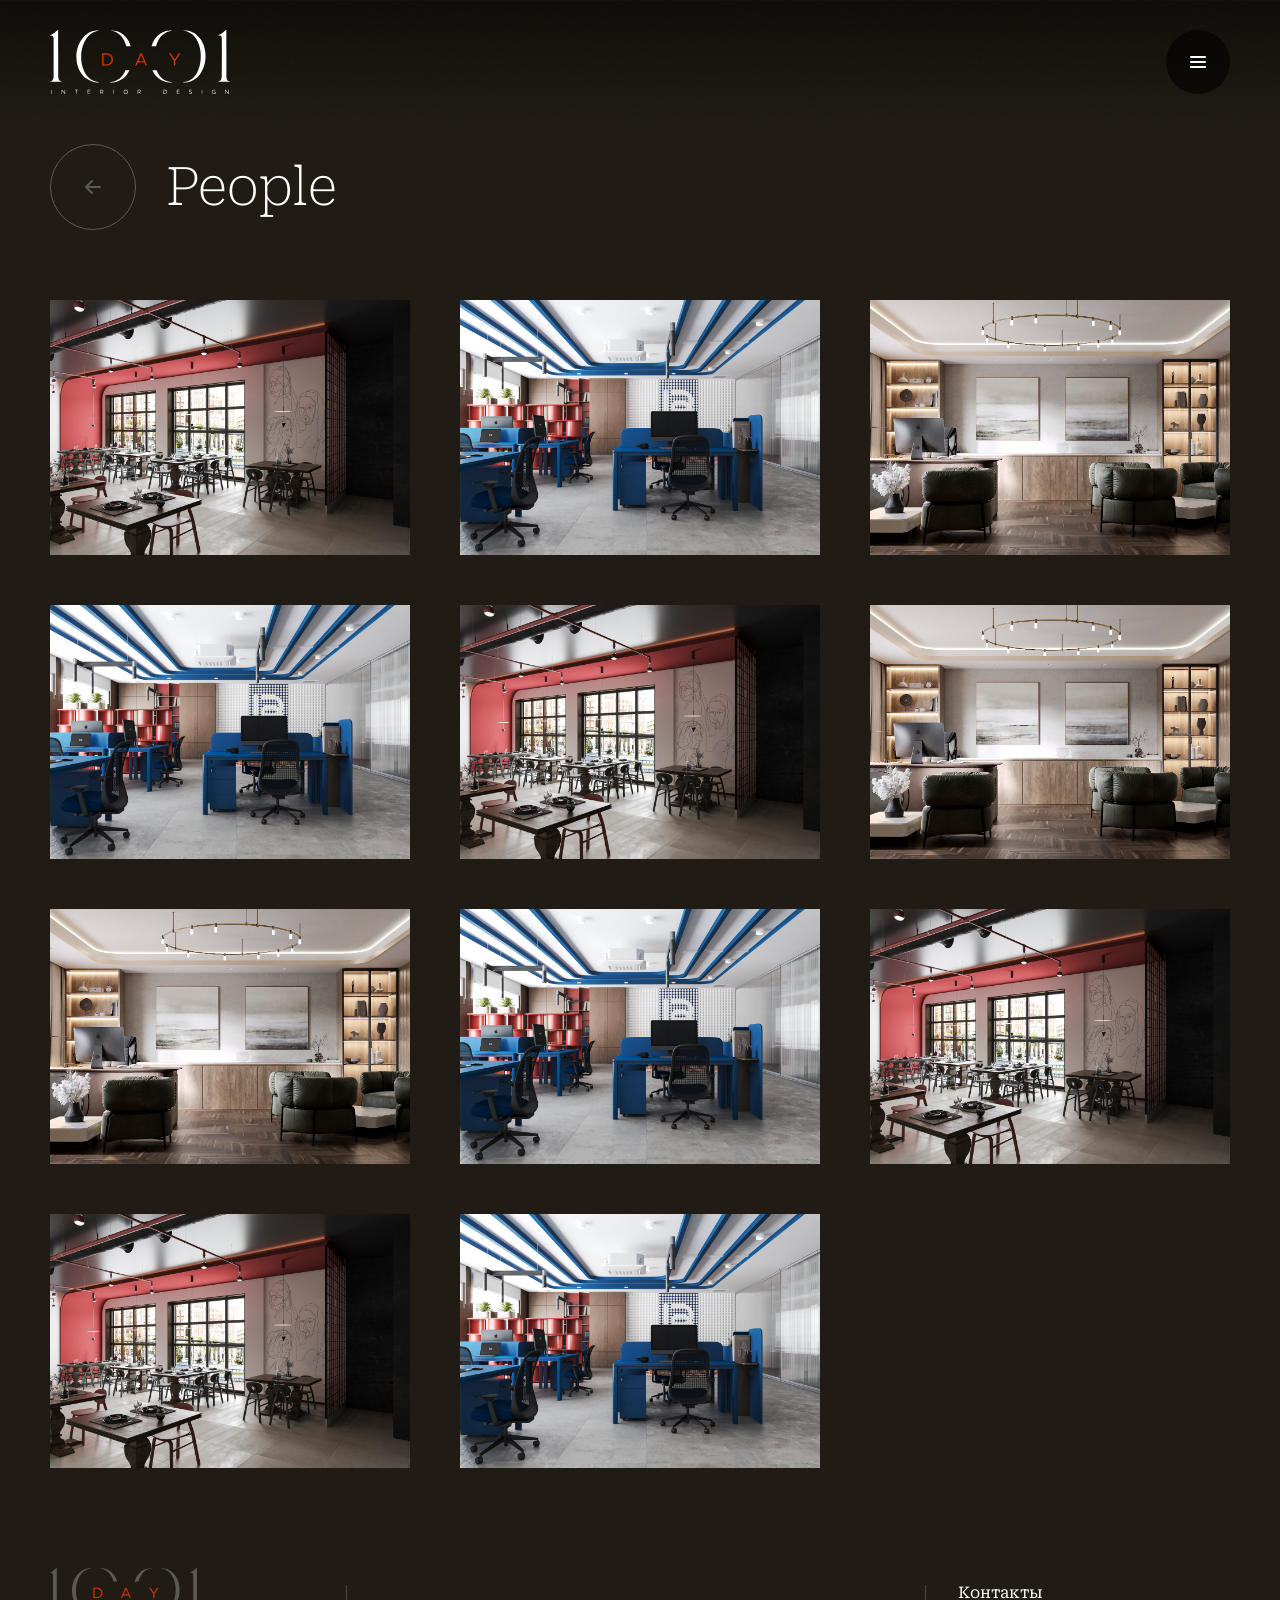
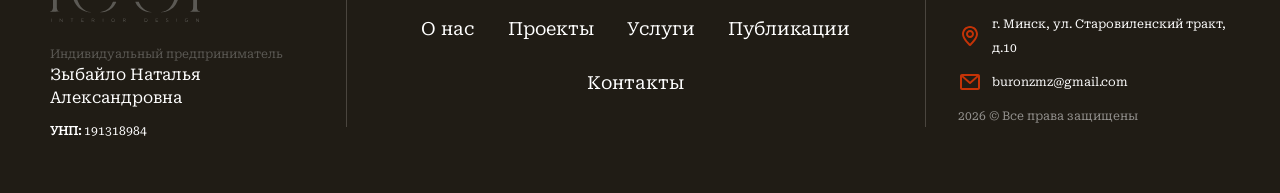
<file: project.html>
<!doctype html>
<html lang="ru">
  <head>
    <meta charset="UTF-8">
    <meta name="viewport" content="width=device-width, initial-scale=1">
    <meta name="description" content="People — портфолио интерьерной студии 1001 DAY.">
    <title>
      People — 1001 DAY
    </title>
    <link rel="stylesheet" href="styles.css?v=header-gradient-2">
    <script src="script.js?v=header-gradient-2" defer>
    </script>
  </head>
  <body>
    <div class="page page--inner" id="top">
      <header class="inner-header">
        <a class="inner-header__logo" href="index.html" aria-label="1001 DAY — главная">
          <img src="assets/icons/inner-logo.svg" alt="1001 DAY">
        </a>
        <button class="inner-header__menu" type="button" data-open="menu-dialog" aria-label="Открыть меню" aria-controls="menu-dialog" aria-expanded="false">
          <img src="assets/icons/menu.svg" alt="">
        </button>
      </header>
      <main class="inner-content">
        <div class="page-heading page-heading--gallery">
          <a class="round-link" href="commercial-projects.html" aria-label="Назад к коммерческим проектам">
            <img src="assets/icons/back.svg" alt="">
          </a>
          <h1 class="page-heading__title">
            People
          </h1>
        </div>
        <div class="project-gallery">
          <div class="project-gallery__item">
            <img class="project-gallery__image" src="assets/images/gallery-people.png" alt="Интерьер — фотография 1" loading="lazy">
          </div>
          <div class="project-gallery__item">
            <img class="project-gallery__image" src="assets/images/gallery-oak.png" alt="Интерьер — фотография 2" loading="lazy">
          </div>
          <div class="project-gallery__item">
            <img class="project-gallery__image" src="assets/images/gallery-elema.png" alt="Интерьер — фотография 3" loading="lazy">
          </div>
          <div class="project-gallery__item">
            <img class="project-gallery__image" src="assets/images/gallery-oak.png" alt="Интерьер — фотография 4" loading="lazy">
          </div>
          <div class="project-gallery__item">
            <img class="project-gallery__image" src="assets/images/gallery-people.png" alt="Интерьер — фотография 5" loading="lazy">
          </div>
          <div class="project-gallery__item">
            <img class="project-gallery__image" src="assets/images/gallery-elema.png" alt="Интерьер — фотография 6" loading="lazy">
          </div>
          <div class="project-gallery__item">
            <img class="project-gallery__image" src="assets/images/gallery-elema.png" alt="Интерьер — фотография 7" loading="lazy">
          </div>
          <div class="project-gallery__item">
            <img class="project-gallery__image" src="assets/images/gallery-oak.png" alt="Интерьер — фотография 8" loading="lazy">
          </div>
          <div class="project-gallery__item">
            <img class="project-gallery__image" src="assets/images/gallery-people.png" alt="Интерьер — фотография 9" loading="lazy">
          </div>
          <div class="project-gallery__item">
            <img class="project-gallery__image" src="assets/images/gallery-people.png" alt="Интерьер — фотография 10" loading="lazy">
          </div>
          <div class="project-gallery__item">
            <img class="project-gallery__image" src="assets/images/gallery-oak.png" alt="Интерьер — фотография 11" loading="lazy">
          </div>
        </div>
      </main>
      <footer class="footer" id="contacts">
        <div class="footer__company">
          <a class="footer__logo" href="index.html">
            <img src="assets/icons/logo-footer.svg" alt="1001 DAY">
          </a>
          <p class="footer__legal">
            <span>
              Индивидуальный предприниматель
            </span>
            <br>
            Зыбайло Наталья Александровна
          </p>
          <p class="footer__tax">
            <strong>
              УНП:
            </strong>
            191318984
          </p>
        </div>
        <img class="footer__divider" src="assets/icons/divider.svg" alt="">
        <nav class="footer__navigation" aria-label="Навигация в подвале">
          <a href="about.html">
            О нас
          </a>
          <a href="projects.html">
            Проекты
          </a>
          <a href="services.html">
            Услуги
          </a>
          <a href="publications.html">
            Публикации
          </a>
          <a href="contacts.html">
            Контакты
          </a>
        </nav>
        <img class="footer__divider" src="assets/icons/divider.svg" alt="">
        <div class="footer__contacts">
          <p>
            Контакты
          </p>
          <p class="footer__detail">
            <img src="assets/icons/location.svg" alt="">
            г. Минск, ул. Старовиленский тракт, д.10
          </p>
          <a class="footer__detail" href="mailto:buronzmz@gmail.com">
            <img src="assets/icons/email.svg" alt="">
            buronzmz@gmail.com
          </a>
          <p class="footer__copyright">
            2026 © Все права защищены
          </p>
        </div>
      </footer>
    </div>
    <dialog class="menu" id="menu-dialog" aria-label="Меню">
      <button class="dialog-close" type="button" data-close aria-label="Закрыть меню">
        <img src="assets/icons/close.svg" alt="">
      </button>
      <nav class="menu__navigation">
        <a href="about.html">
          О нас
        </a>
        <a href="projects.html">
          Проекты
        </a>
        <a href="services.html">
          Услуги
        </a>
        <a href="publications.html">
          Публикации
        </a>
        <a href="contacts.html">
          Контакты
        </a>
      </nav>
    </dialog>
    <dialog class="request" id="request-dialog" aria-labelledby="request-title">
      <button class="dialog-close" type="button" data-close aria-label="Закрыть заявку">
        <img src="assets/icons/close.svg" alt="">
      </button>
      <h2 class="request__title" id="request-title">
        Заявка на дизайн
      </h2>
      <form class="request__form">
        <label class="request__field">
          Ваше имя
          <input name="name" placeholder="Иван" autocomplete="name" required>
        </label>
        <label class="request__field">
          Ваш телефон
          <input type="tel" name="phone" placeholder="+ 375 ___ - __ - __" autocomplete="tel" required>
        </label>
        <label class="request__field">
          E-mail для связи
          <input type="email" name="email" placeholder="info@mail.by" autocomplete="email">
        </label>
        <label class="request__field">
          Объект
          <select name="object">
            <option>
              Дом
            </option>
            <option>
              Квартира
            </option>
            <option>
              Коммерческое помещение
            </option>
          </select>
        </label>
        <label class="request__field">
          Площадь объекта
          <input type="number" name="area" min="1" placeholder="100 кв.м.">
        </label>
        <label class="request__field">
          Необходимая услуга
          <select name="service">
            <option>
              Консультация
            </option>
            <option>
              Дизайн интерьера
            </option>
            <option>
              Авторский надзор
            </option>
          </select>
        </label>
        <div class="request__details">
          <label class="request__field">
            Адрес объекта
            <textarea name="address" placeholder="г. Минск, ул. Ленина, 123, кв. 1">
            </textarea>
          </label>
          <label class="request__field">
            Комментарий
            <textarea name="comment" placeholder="Ваш комментарий (если хотите что-то добавить о проекте)">
            </textarea>
          </label>
        </div>
        <p class="request__status" role="status" hidden>
        </p>
        <button class="button request__submit" type="submit">
          Оставить заявку
          <img src="assets/icons/arrow-up.svg" alt="">
        </button>
      </form>
    </dialog>
  </body>
</html>
</file>
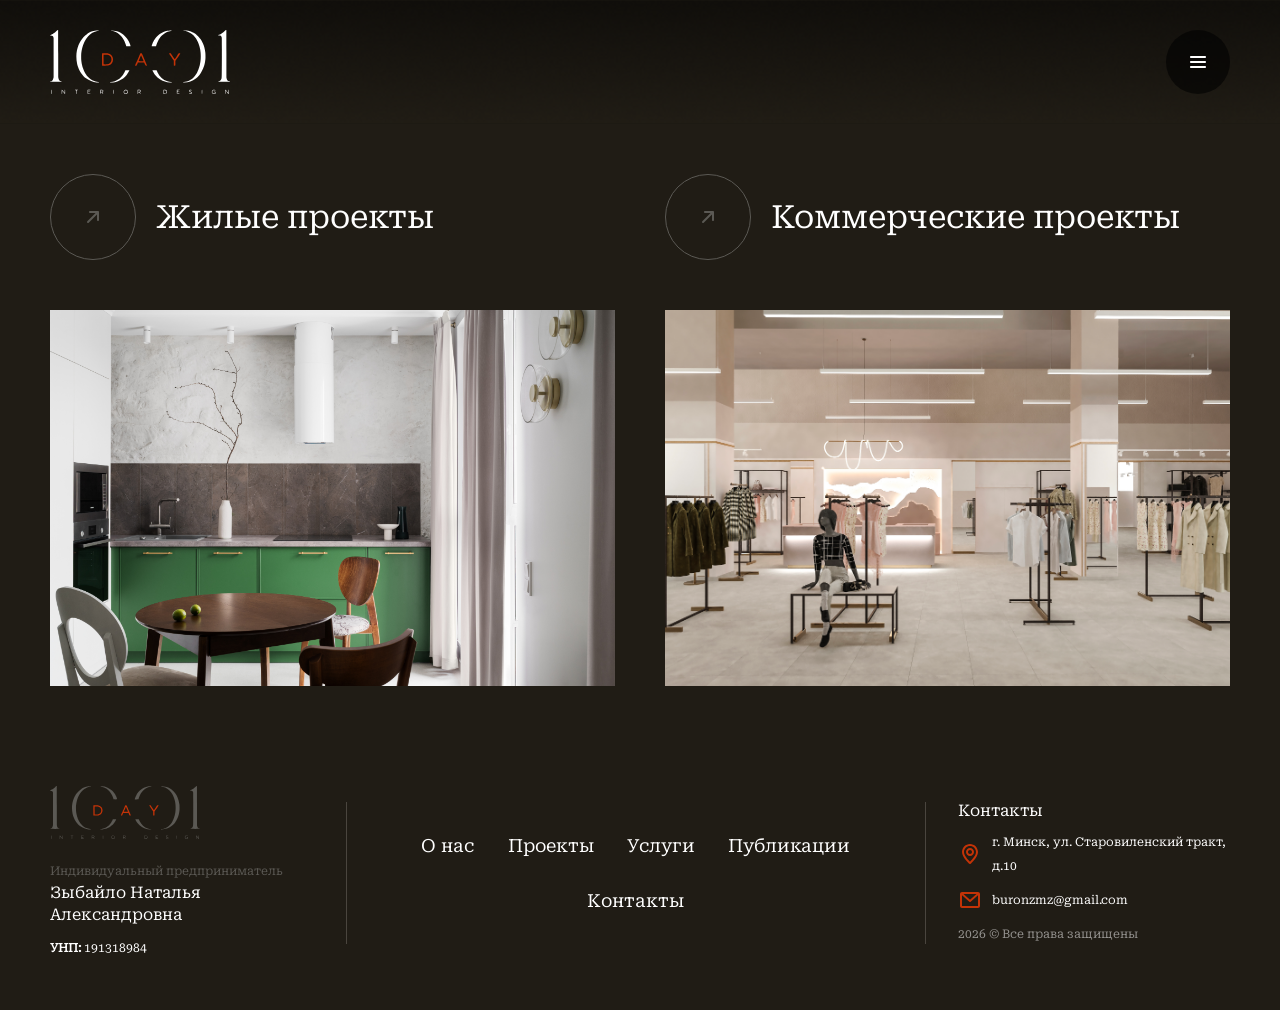
<file: projects.html>
<!doctype html>
<html lang="ru">
  <head>
    <meta charset="UTF-8">
    <meta name="viewport" content="width=device-width, initial-scale=1">
    <meta name="description" content="Проекты — портфолио интерьерной студии 1001 DAY.">
    <title>
      Проекты — 1001 DAY
    </title>
    <link rel="stylesheet" href="styles.css?v=header-gradient-2">
    <script src="script.js?v=header-gradient-2" defer>
    </script>
  </head>
  <body>
    <div class="page page--inner" id="top">
      <header class="inner-header">
        <a class="inner-header__logo" href="index.html" aria-label="1001 DAY — главная">
          <img src="assets/icons/inner-logo.svg" alt="1001 DAY">
        </a>
        <button class="inner-header__menu" type="button" data-open="menu-dialog" aria-label="Открыть меню" aria-controls="menu-dialog" aria-expanded="false">
          <img src="assets/icons/menu.svg" alt="">
        </button>
      </header>
      <main class="inner-content">
        <h1 class="visually-hidden">
          Проекты
        </h1>
        <div class="categories">
          <a class="category-card" href="commercial-projects.html">
            <h2 class="category-card__title">
              <span class="round-link">
                <img src="assets/icons/category-arrow.svg" alt="">
              </span>
              <span>
                Жилые проекты
              </span>
            </h2>
            <div class="category-card__media">
              <img class="category-card__image" src="assets/images/category-residential.png" alt="Жилые проекты">
            </div>
          </a>
          <a class="category-card" href="commercial-projects.html">
            <h2 class="category-card__title">
              <span class="round-link">
                <img src="assets/icons/category-arrow.svg" alt="">
              </span>
              <span>
                Коммерческие проекты
              </span>
            </h2>
            <div class="category-card__media">
              <img class="category-card__image" src="assets/images/category-commercial.png" alt="Коммерческие проекты">
            </div>
          </a>
        </div>
      </main>
      <footer class="footer" id="contacts">
        <div class="footer__company">
          <a class="footer__logo" href="index.html">
            <img src="assets/icons/logo-footer.svg" alt="1001 DAY">
          </a>
          <p class="footer__legal">
            <span>
              Индивидуальный предприниматель
            </span>
            <br>
            Зыбайло Наталья Александровна
          </p>
          <p class="footer__tax">
            <strong>
              УНП:
            </strong>
            191318984
          </p>
        </div>
        <img class="footer__divider" src="assets/icons/divider.svg" alt="">
        <nav class="footer__navigation" aria-label="Навигация в подвале">
          <a href="about.html">
            О нас
          </a>
          <a href="projects.html">
            Проекты
          </a>
          <a href="services.html">
            Услуги
          </a>
          <a href="publications.html">
            Публикации
          </a>
          <a href="contacts.html">
            Контакты
          </a>
        </nav>
        <img class="footer__divider" src="assets/icons/divider.svg" alt="">
        <div class="footer__contacts">
          <p>
            Контакты
          </p>
          <p class="footer__detail">
            <img src="assets/icons/location.svg" alt="">
            г. Минск, ул. Старовиленский тракт, д.10
          </p>
          <a class="footer__detail" href="mailto:buronzmz@gmail.com">
            <img src="assets/icons/email.svg" alt="">
            buronzmz@gmail.com
          </a>
          <p class="footer__copyright">
            2026 © Все права защищены
          </p>
        </div>
      </footer>
    </div>
    <dialog class="menu" id="menu-dialog" aria-label="Меню">
      <button class="dialog-close" type="button" data-close aria-label="Закрыть меню">
        <img src="assets/icons/close.svg" alt="">
      </button>
      <nav class="menu__navigation">
        <a href="about.html">
          О нас
        </a>
        <a href="projects.html">
          Проекты
        </a>
        <a href="services.html">
          Услуги
        </a>
        <a href="publications.html">
          Публикации
        </a>
        <a href="contacts.html">
          Контакты
        </a>
      </nav>
    </dialog>
    <dialog class="request" id="request-dialog" aria-labelledby="request-title">
      <button class="dialog-close" type="button" data-close aria-label="Закрыть заявку">
        <img src="assets/icons/close.svg" alt="">
      </button>
      <h2 class="request__title" id="request-title">
        Заявка на дизайн
      </h2>
      <form class="request__form">
        <label class="request__field">
          Ваше имя
          <input name="name" placeholder="Иван" autocomplete="name" required>
        </label>
        <label class="request__field">
          Ваш телефон
          <input type="tel" name="phone" placeholder="+ 375 ___ - __ - __" autocomplete="tel" required>
        </label>
        <label class="request__field">
          E-mail для связи
          <input type="email" name="email" placeholder="info@mail.by" autocomplete="email">
        </label>
        <label class="request__field">
          Объект
          <select name="object">
            <option>
              Дом
            </option>
            <option>
              Квартира
            </option>
            <option>
              Коммерческое помещение
            </option>
          </select>
        </label>
        <label class="request__field">
          Площадь объекта
          <input type="number" name="area" min="1" placeholder="100 кв.м.">
        </label>
        <label class="request__field">
          Необходимая услуга
          <select name="service">
            <option>
              Консультация
            </option>
            <option>
              Дизайн интерьера
            </option>
            <option>
              Авторский надзор
            </option>
          </select>
        </label>
        <div class="request__details">
          <label class="request__field">
            Адрес объекта
            <textarea name="address" placeholder="г. Минск, ул. Ленина, 123, кв. 1">
            </textarea>
          </label>
          <label class="request__field">
            Комментарий
            <textarea name="comment" placeholder="Ваш комментарий (если хотите что-то добавить о проекте)">
            </textarea>
          </label>
        </div>
        <p class="request__status" role="status" hidden>
        </p>
        <button class="button request__submit" type="submit">
          Оставить заявку
          <img src="assets/icons/arrow-up.svg" alt="">
        </button>
      </form>
    </dialog>
  </body>
</html>
</file>
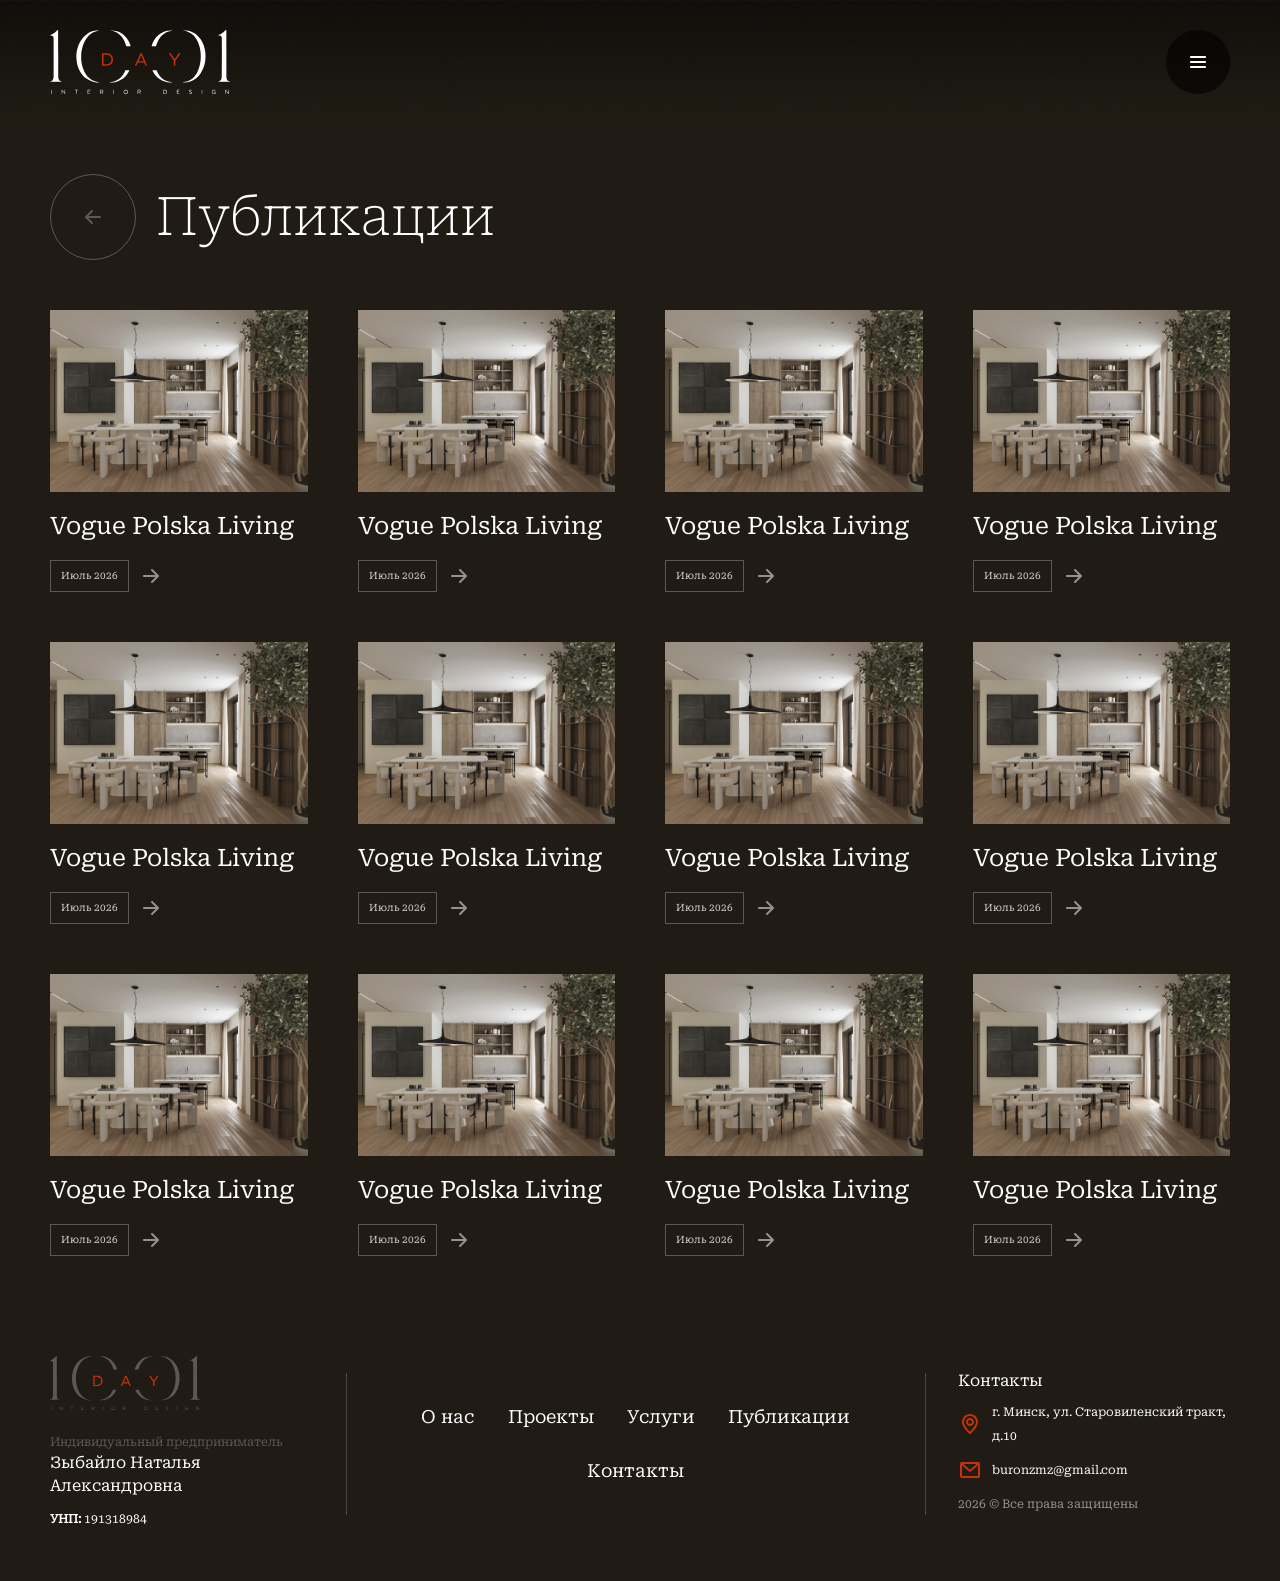
<file: publications.html>
<!doctype html>
<html lang="ru">
  <head>
    <meta charset="UTF-8">
    <meta name="viewport" content="width=device-width, initial-scale=1">
    <meta name="description" content="Публикации — портфолио интерьерной студии 1001 DAY.">
    <title>
      Публикации — 1001 DAY
    </title>
    <link rel="stylesheet" href="styles.css?v=header-gradient-2">
    <script src="script.js?v=header-gradient-2" defer>
    </script>
  </head>
  <body>
    <div class="page page--inner" id="top">
      <header class="inner-header">
        <a class="inner-header__logo" href="index.html" aria-label="1001 DAY — главная">
          <img src="assets/icons/inner-logo.svg" alt="1001 DAY">
        </a>
        <button class="inner-header__menu" type="button" data-open="menu-dialog" aria-label="Открыть меню" aria-controls="menu-dialog" aria-expanded="false">
          <img src="assets/icons/menu.svg" alt="">
        </button>
      </header>
      <main class="inner-content">
        <div class="page-heading page-heading--publications">
          <a class="round-link" href="index.html" aria-label="На главную">
            <img src="assets/icons/back.svg" alt="">
          </a>
          <h1 class="page-heading__title">
            Публикации
          </h1>
        </div>
        <div class="publications-grid">
          <article class="publication-card">
            <div class="publication-card__media">
              <img class="publication-card__image" src="assets/images/publication-haiku.png" alt="Интерьер Haiku в Vogue Polska Living" loading="lazy">
            </div>
            <h2 class="publication-card__title">
              Vogue Polska Living
            </h2>
            <div class="publication-card__meta">
              <time class="publication-card__date" datetime="2026-07">
                Июль 2026
              </time>
              <img class="publication-card__arrow" src="assets/icons/publication-arrow.svg" alt="">
            </div>
          </article>
          <article class="publication-card">
            <div class="publication-card__media">
              <img class="publication-card__image" src="assets/images/publication-haiku.png" alt="Интерьер Haiku в Vogue Polska Living" loading="lazy">
            </div>
            <h2 class="publication-card__title">
              Vogue Polska Living
            </h2>
            <div class="publication-card__meta">
              <time class="publication-card__date" datetime="2026-07">
                Июль 2026
              </time>
              <img class="publication-card__arrow" src="assets/icons/publication-arrow.svg" alt="">
            </div>
          </article>
          <article class="publication-card">
            <div class="publication-card__media">
              <img class="publication-card__image" src="assets/images/publication-haiku.png" alt="Интерьер Haiku в Vogue Polska Living" loading="lazy">
            </div>
            <h2 class="publication-card__title">
              Vogue Polska Living
            </h2>
            <div class="publication-card__meta">
              <time class="publication-card__date" datetime="2026-07">
                Июль 2026
              </time>
              <img class="publication-card__arrow" src="assets/icons/publication-arrow.svg" alt="">
            </div>
          </article>
          <article class="publication-card">
            <div class="publication-card__media">
              <img class="publication-card__image" src="assets/images/publication-haiku.png" alt="Интерьер Haiku в Vogue Polska Living" loading="lazy">
            </div>
            <h2 class="publication-card__title">
              Vogue Polska Living
            </h2>
            <div class="publication-card__meta">
              <time class="publication-card__date" datetime="2026-07">
                Июль 2026
              </time>
              <img class="publication-card__arrow" src="assets/icons/publication-arrow.svg" alt="">
            </div>
          </article>
          <article class="publication-card">
            <div class="publication-card__media">
              <img class="publication-card__image" src="assets/images/publication-haiku.png" alt="Интерьер Haiku в Vogue Polska Living" loading="lazy">
            </div>
            <h2 class="publication-card__title">
              Vogue Polska Living
            </h2>
            <div class="publication-card__meta">
              <time class="publication-card__date" datetime="2026-07">
                Июль 2026
              </time>
              <img class="publication-card__arrow" src="assets/icons/publication-arrow.svg" alt="">
            </div>
          </article>
          <article class="publication-card">
            <div class="publication-card__media">
              <img class="publication-card__image" src="assets/images/publication-haiku.png" alt="Интерьер Haiku в Vogue Polska Living" loading="lazy">
            </div>
            <h2 class="publication-card__title">
              Vogue Polska Living
            </h2>
            <div class="publication-card__meta">
              <time class="publication-card__date" datetime="2026-07">
                Июль 2026
              </time>
              <img class="publication-card__arrow" src="assets/icons/publication-arrow.svg" alt="">
            </div>
          </article>
          <article class="publication-card">
            <div class="publication-card__media">
              <img class="publication-card__image" src="assets/images/publication-haiku.png" alt="Интерьер Haiku в Vogue Polska Living" loading="lazy">
            </div>
            <h2 class="publication-card__title">
              Vogue Polska Living
            </h2>
            <div class="publication-card__meta">
              <time class="publication-card__date" datetime="2026-07">
                Июль 2026
              </time>
              <img class="publication-card__arrow" src="assets/icons/publication-arrow.svg" alt="">
            </div>
          </article>
          <article class="publication-card">
            <div class="publication-card__media">
              <img class="publication-card__image" src="assets/images/publication-haiku.png" alt="Интерьер Haiku в Vogue Polska Living" loading="lazy">
            </div>
            <h2 class="publication-card__title">
              Vogue Polska Living
            </h2>
            <div class="publication-card__meta">
              <time class="publication-card__date" datetime="2026-07">
                Июль 2026
              </time>
              <img class="publication-card__arrow" src="assets/icons/publication-arrow.svg" alt="">
            </div>
          </article>
          <article class="publication-card">
            <div class="publication-card__media">
              <img class="publication-card__image" src="assets/images/publication-haiku.png" alt="Интерьер Haiku в Vogue Polska Living" loading="lazy">
            </div>
            <h2 class="publication-card__title">
              Vogue Polska Living
            </h2>
            <div class="publication-card__meta">
              <time class="publication-card__date" datetime="2026-07">
                Июль 2026
              </time>
              <img class="publication-card__arrow" src="assets/icons/publication-arrow.svg" alt="">
            </div>
          </article>
          <article class="publication-card">
            <div class="publication-card__media">
              <img class="publication-card__image" src="assets/images/publication-haiku.png" alt="Интерьер Haiku в Vogue Polska Living" loading="lazy">
            </div>
            <h2 class="publication-card__title">
              Vogue Polska Living
            </h2>
            <div class="publication-card__meta">
              <time class="publication-card__date" datetime="2026-07">
                Июль 2026
              </time>
              <img class="publication-card__arrow" src="assets/icons/publication-arrow.svg" alt="">
            </div>
          </article>
          <article class="publication-card">
            <div class="publication-card__media">
              <img class="publication-card__image" src="assets/images/publication-haiku.png" alt="Интерьер Haiku в Vogue Polska Living" loading="lazy">
            </div>
            <h2 class="publication-card__title">
              Vogue Polska Living
            </h2>
            <div class="publication-card__meta">
              <time class="publication-card__date" datetime="2026-07">
                Июль 2026
              </time>
              <img class="publication-card__arrow" src="assets/icons/publication-arrow.svg" alt="">
            </div>
          </article>
          <article class="publication-card">
            <div class="publication-card__media">
              <img class="publication-card__image" src="assets/images/publication-haiku.png" alt="Интерьер Haiku в Vogue Polska Living" loading="lazy">
            </div>
            <h2 class="publication-card__title">
              Vogue Polska Living
            </h2>
            <div class="publication-card__meta">
              <time class="publication-card__date" datetime="2026-07">
                Июль 2026
              </time>
              <img class="publication-card__arrow" src="assets/icons/publication-arrow.svg" alt="">
            </div>
          </article>
        </div>
      </main>
      <footer class="footer" id="contacts">
        <div class="footer__company">
          <a class="footer__logo" href="index.html">
            <img src="assets/icons/logo-footer.svg" alt="1001 DAY">
          </a>
          <p class="footer__legal">
            <span>
              Индивидуальный предприниматель
            </span>
            <br>
            Зыбайло Наталья Александровна
          </p>
          <p class="footer__tax">
            <strong>
              УНП:
            </strong>
            191318984
          </p>
        </div>
        <img class="footer__divider" src="assets/icons/divider.svg" alt="">
        <nav class="footer__navigation" aria-label="Навигация в подвале">
          <a href="about.html">
            О нас
          </a>
          <a href="projects.html">
            Проекты
          </a>
          <a href="services.html">
            Услуги
          </a>
          <a href="publications.html">
            Публикации
          </a>
          <a href="contacts.html">
            Контакты
          </a>
        </nav>
        <img class="footer__divider" src="assets/icons/divider.svg" alt="">
        <div class="footer__contacts">
          <p>
            Контакты
          </p>
          <p class="footer__detail">
            <img src="assets/icons/location.svg" alt="">
            г. Минск, ул. Старовиленский тракт, д.10
          </p>
          <a class="footer__detail" href="mailto:buronzmz@gmail.com">
            <img src="assets/icons/email.svg" alt="">
            buronzmz@gmail.com
          </a>
          <p class="footer__copyright">
            2026 © Все права защищены
          </p>
        </div>
      </footer>
    </div>
    <dialog class="menu" id="menu-dialog" aria-label="Меню">
      <button class="dialog-close" type="button" data-close aria-label="Закрыть меню">
        <img src="assets/icons/close.svg" alt="">
      </button>
      <nav class="menu__navigation">
        <a href="about.html">
          О нас
        </a>
        <a href="projects.html">
          Проекты
        </a>
        <a href="services.html">
          Услуги
        </a>
        <a href="publications.html">
          Публикации
        </a>
        <a href="contacts.html">
          Контакты
        </a>
      </nav>
    </dialog>
    <dialog class="request" id="request-dialog" aria-labelledby="request-title">
      <button class="dialog-close" type="button" data-close aria-label="Закрыть заявку">
        <img src="assets/icons/close.svg" alt="">
      </button>
      <h2 class="request__title" id="request-title">
        Заявка на дизайн
      </h2>
      <form class="request__form">
        <label class="request__field">
          Ваше имя
          <input name="name" placeholder="Иван" autocomplete="name" required>
        </label>
        <label class="request__field">
          Ваш телефон
          <input type="tel" name="phone" placeholder="+ 375 ___ - __ - __" autocomplete="tel" required>
        </label>
        <label class="request__field">
          E-mail для связи
          <input type="email" name="email" placeholder="info@mail.by" autocomplete="email">
        </label>
        <label class="request__field">
          Объект
          <select name="object">
            <option>
              Дом
            </option>
            <option>
              Квартира
            </option>
            <option>
              Коммерческое помещение
            </option>
          </select>
        </label>
        <label class="request__field">
          Площадь объекта
          <input type="number" name="area" min="1" placeholder="100 кв.м.">
        </label>
        <label class="request__field">
          Необходимая услуга
          <select name="service">
            <option>
              Консультация
            </option>
            <option>
              Дизайн интерьера
            </option>
            <option>
              Авторский надзор
            </option>
          </select>
        </label>
        <div class="request__details">
          <label class="request__field">
            Адрес объекта
            <textarea name="address" placeholder="г. Минск, ул. Ленина, 123, кв. 1">
            </textarea>
          </label>
          <label class="request__field">
            Комментарий
            <textarea name="comment" placeholder="Ваш комментарий (если хотите что-то добавить о проекте)">
            </textarea>
          </label>
        </div>
        <p class="request__status" role="status" hidden>
        </p>
        <button class="button request__submit" type="submit">
          Оставить заявку
          <img src="assets/icons/arrow-up.svg" alt="">
        </button>
      </form>
    </dialog>
  </body>
</html>
</file>
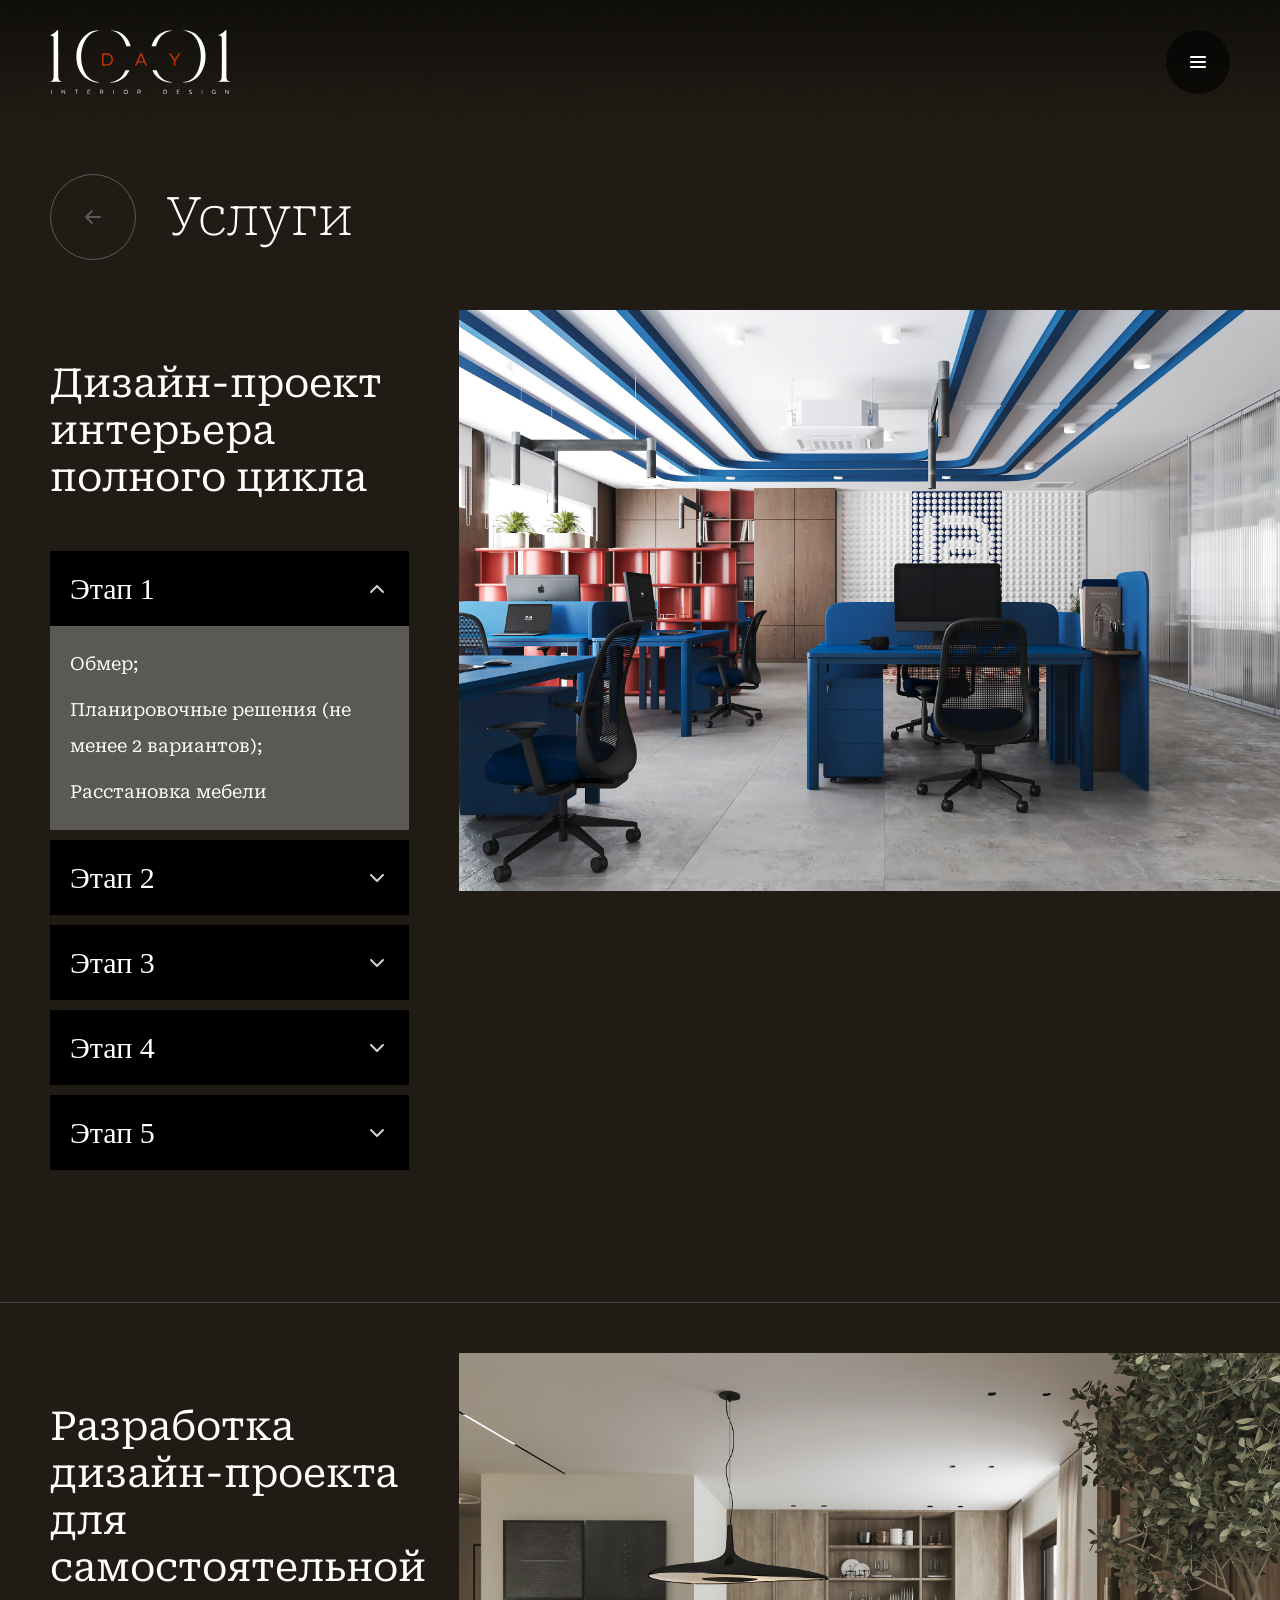
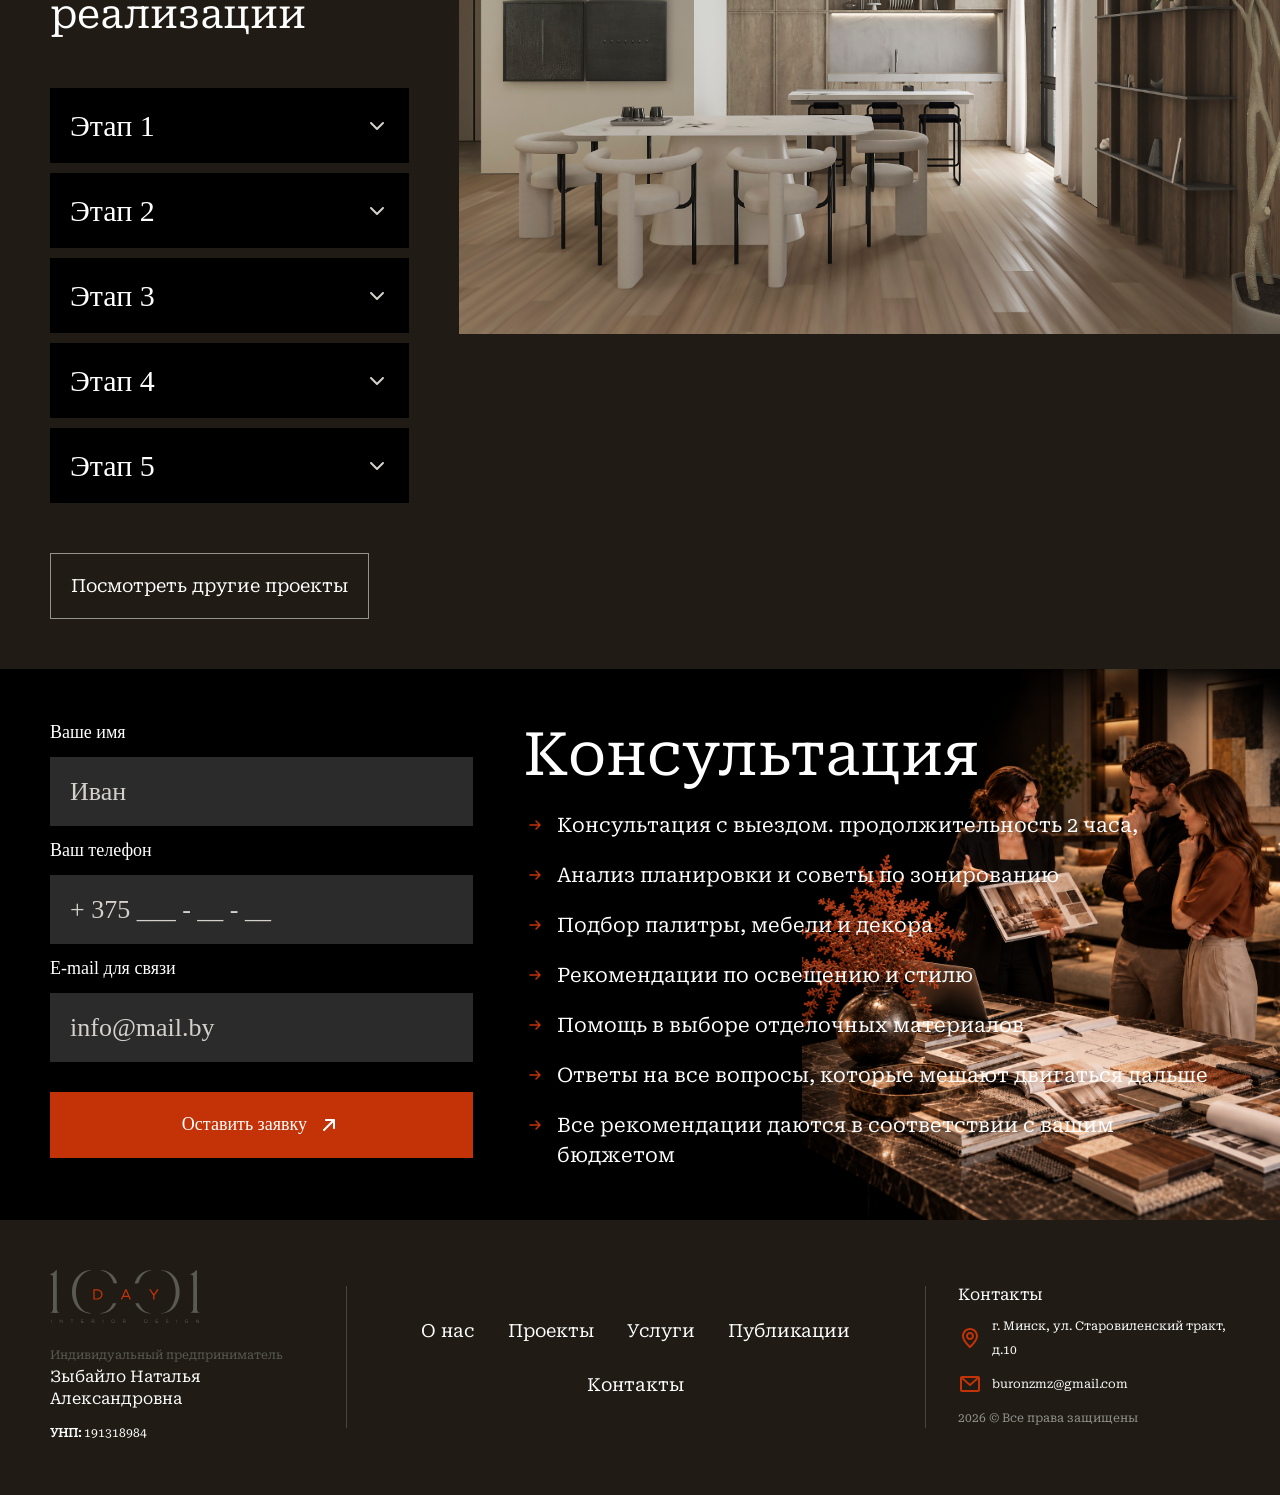
<file: services.html>
<!doctype html>
<html lang="ru">
  <head>
    <meta charset="UTF-8">
    <meta name="viewport" content="width=device-width, initial-scale=1">
    <meta name="description" content="Услуги — портфолио интерьерной студии 1001 DAY.">
    <title>
      Услуги — 1001 DAY
    </title>
    <link rel="stylesheet" href="styles.css?v=header-gradient-2">
    <script src="script.js?v=header-gradient-2" defer>
    </script>
  </head>
  <body>
    <div class="page page--inner" id="top">
      <header class="inner-header">
        <a class="inner-header__logo" href="index.html" aria-label="1001 DAY — главная">
          <img src="assets/icons/inner-logo.svg" alt="1001 DAY">
        </a>
        <button class="inner-header__menu" type="button" data-open="menu-dialog" aria-label="Открыть меню" aria-controls="menu-dialog" aria-expanded="false">
          <img src="assets/icons/menu.svg" alt="">
        </button>
      </header>
      <main class="inner-content">
        <div class="page-heading">
          <a class="round-link" href="index.html" aria-label="На главную">
            <img src="assets/icons/back.svg" alt="">
          </a>
          <h1 class="page-heading__title">
            Услуги
          </h1>
        </div>
        <section class="service">
          <div class="service__content">
            <h2 class="service__title">
              Дизайн-проект интерьера полного цикла
            </h2>
            <div class="service-stages">
              <details class="service-stage" open>
                <summary class="service-stage__title">
                  Этап 1
                  <img src="assets/icons/chevron-down.svg" alt="">
                </summary>
                <div class="service-stage__content">
                  <p>
                    Обмер;
                  </p>
                  <p>
                    Планировочные решения (не менее 2 вариантов);
                  </p>
                  <p>
                    Расстановка мебели
                  </p>
                </div>
              </details>
              <details class="service-stage" >
                <summary class="service-stage__title">
                  Этап 2
                  <img src="assets/icons/chevron-down.svg" alt="">
                </summary>
                <div class="service-stage__content">
                  <p>
                    Состав этого этапа уточняется на консультации.
                  </p>
                </div>
              </details>
              <details class="service-stage" >
                <summary class="service-stage__title">
                  Этап 3
                  <img src="assets/icons/chevron-down.svg" alt="">
                </summary>
                <div class="service-stage__content">
                  <p>
                    Состав этого этапа уточняется на консультации.
                  </p>
                </div>
              </details>
              <details class="service-stage" >
                <summary class="service-stage__title">
                  Этап 4
                  <img src="assets/icons/chevron-down.svg" alt="">
                </summary>
                <div class="service-stage__content">
                  <p>
                    Состав этого этапа уточняется на консультации.
                  </p>
                </div>
              </details>
              <details class="service-stage" >
                <summary class="service-stage__title">
                  Этап 5
                  <img src="assets/icons/chevron-down.svg" alt="">
                </summary>
                <div class="service-stage__content">
                  <p>
                    Состав этого этапа уточняется на консультации.
                  </p>
                </div>
              </details>
            </div>
          </div>
          <img class="service__image" src="assets/images/services-office.png" alt="Офисный интерьер с синими рабочими столами">
        </section>
        <div class="service-divider">
          <img src="assets/icons/services-divider.svg" alt="">
        </div>
        <section class="service service--second">
          <div class="service__content">
            <h2 class="service__title">
              Разработка дизайн-проекта для самостоятельной реализации
            </h2>
            <div class="service-stages">
              <details class="service-stage" >
                <summary class="service-stage__title">
                  Этап 1
                  <img src="assets/icons/chevron-down.svg" alt="">
                </summary>
                <div class="service-stage__content">
                  <p>
                    Обмер;
                  </p>
                  <p>
                    Планировочные решения (не менее 2 вариантов);
                  </p>
                  <p>
                    Расстановка мебели
                  </p>
                </div>
              </details>
              <details class="service-stage" >
                <summary class="service-stage__title">
                  Этап 2
                  <img src="assets/icons/chevron-down.svg" alt="">
                </summary>
                <div class="service-stage__content">
                  <p>
                    Состав этого этапа уточняется на консультации.
                  </p>
                </div>
              </details>
              <details class="service-stage" >
                <summary class="service-stage__title">
                  Этап 3
                  <img src="assets/icons/chevron-down.svg" alt="">
                </summary>
                <div class="service-stage__content">
                  <p>
                    Состав этого этапа уточняется на консультации.
                  </p>
                </div>
              </details>
              <details class="service-stage" >
                <summary class="service-stage__title">
                  Этап 4
                  <img src="assets/icons/chevron-down.svg" alt="">
                </summary>
                <div class="service-stage__content">
                  <p>
                    Состав этого этапа уточняется на консультации.
                  </p>
                </div>
              </details>
              <details class="service-stage" >
                <summary class="service-stage__title">
                  Этап 5
                  <img src="assets/icons/chevron-down.svg" alt="">
                </summary>
                <div class="service-stage__content">
                  <p>
                    Состав этого этапа уточняется на консультации.
                  </p>
                </div>
              </details>
            </div>
            <a class="button button--muted" href="projects.html">
              Посмотреть другие проекты
            </a>
          </div>
          <img class="service__image" src="assets/images/services-home.png" alt="Интерьер кухни и столовой Haiku" loading="lazy">
        </section>
        <section class="consultation" aria-labelledby="consultation-title">
          <div class="consultation__photos">
            <img src="assets/images/consultation-first.png" alt="" loading="lazy">
            <img src="assets/images/consultation-second.png" alt="Дизайнер обсуждает материалы интерьера с заказчиками" loading="lazy">
          </div>
          <form class="consultation__form" data-local-form>
            <label class="consultation__field">
              Ваше имя
              <input name="name" autocomplete="name" placeholder="Иван" required>
            </label>
            <label class="consultation__field">
              Ваш телефон
              <input name="phone" type="tel" autocomplete="tel" placeholder="+ 375 ___ - __ - __" required>
            </label>
            <label class="consultation__field">
              E-mail для связи
              <input name="email" type="email" autocomplete="email" placeholder="info@mail.by">
            </label>
            <button class="button button--accent" type="submit">
              Оставить заявку
              <img src="assets/icons/arrow-up.svg" alt="">
            </button>
            <p class="consultation__status" role="status" hidden>
            </p>
          </form>
          <div class="consultation__content">
            <h2 class="consultation__title" id="consultation-title">
              Консультация
            </h2>
            <ul class="icon-list">
              <li class="icon-list__item">
                <img src="assets/icons/list-arrow.svg" alt="">
                <p>
                  Консультация с выездом. продолжительность 2 часа,
                </p>
              </li>
              <li class="icon-list__item">
                <img src="assets/icons/list-arrow.svg" alt="">
                <p>
                  Анализ планировки и советы по зонированию
                </p>
              </li>
              <li class="icon-list__item">
                <img src="assets/icons/list-arrow.svg" alt="">
                <p>
                  Подбор палитры, мебели и декора
                </p>
              </li>
              <li class="icon-list__item">
                <img src="assets/icons/list-arrow.svg" alt="">
                <p>
                  Рекомендации по освещению и стилю
                </p>
              </li>
              <li class="icon-list__item">
                <img src="assets/icons/list-arrow.svg" alt="">
                <p>
                  Помощь в выборе отделочных материалов
                </p>
              </li>
              <li class="icon-list__item">
                <img src="assets/icons/list-arrow.svg" alt="">
                <p>
                  Ответы на все вопросы, которые мешают двигаться дальше
                </p>
              </li>
              <li class="icon-list__item">
                <img src="assets/icons/list-arrow.svg" alt="">
                <p>
                  Все рекомендации даются в соответствии с вашим бюджетом
                </p>
              </li>
            </ul>
          </div>
        </section>
      </main>
      <footer class="footer" id="contacts">
        <div class="footer__company">
          <a class="footer__logo" href="index.html">
            <img src="assets/icons/logo-footer.svg" alt="1001 DAY">
          </a>
          <p class="footer__legal">
            <span>
              Индивидуальный предприниматель
            </span>
            <br>
            Зыбайло Наталья Александровна
          </p>
          <p class="footer__tax">
            <strong>
              УНП:
            </strong>
            191318984
          </p>
        </div>
        <img class="footer__divider" src="assets/icons/divider.svg" alt="">
        <nav class="footer__navigation" aria-label="Навигация в подвале">
          <a href="about.html">
            О нас
          </a>
          <a href="projects.html">
            Проекты
          </a>
          <a href="services.html">
            Услуги
          </a>
          <a href="publications.html">
            Публикации
          </a>
          <a href="contacts.html">
            Контакты
          </a>
        </nav>
        <img class="footer__divider" src="assets/icons/divider.svg" alt="">
        <div class="footer__contacts">
          <p>
            Контакты
          </p>
          <p class="footer__detail">
            <img src="assets/icons/location.svg" alt="">
            г. Минск, ул. Старовиленский тракт, д.10
          </p>
          <a class="footer__detail" href="mailto:buronzmz@gmail.com">
            <img src="assets/icons/email.svg" alt="">
            buronzmz@gmail.com
          </a>
          <p class="footer__copyright">
            2026 © Все права защищены
          </p>
        </div>
      </footer>
    </div>
    <dialog class="menu" id="menu-dialog" aria-label="Меню">
      <button class="dialog-close" type="button" data-close aria-label="Закрыть меню">
        <img src="assets/icons/close.svg" alt="">
      </button>
      <nav class="menu__navigation">
        <a href="about.html">
          О нас
        </a>
        <a href="projects.html">
          Проекты
        </a>
        <a href="services.html">
          Услуги
        </a>
        <a href="publications.html">
          Публикации
        </a>
        <a href="contacts.html">
          Контакты
        </a>
      </nav>
    </dialog>
    <dialog class="request" id="request-dialog" aria-labelledby="request-title">
      <button class="dialog-close" type="button" data-close aria-label="Закрыть заявку">
        <img src="assets/icons/close.svg" alt="">
      </button>
      <h2 class="request__title" id="request-title">
        Заявка на дизайн
      </h2>
      <form class="request__form">
        <label class="request__field">
          Ваше имя
          <input name="name" placeholder="Иван" autocomplete="name" required>
        </label>
        <label class="request__field">
          Ваш телефон
          <input type="tel" name="phone" placeholder="+ 375 ___ - __ - __" autocomplete="tel" required>
        </label>
        <label class="request__field">
          E-mail для связи
          <input type="email" name="email" placeholder="info@mail.by" autocomplete="email">
        </label>
        <label class="request__field">
          Объект
          <select name="object">
            <option>
              Дом
            </option>
            <option>
              Квартира
            </option>
            <option>
              Коммерческое помещение
            </option>
          </select>
        </label>
        <label class="request__field">
          Площадь объекта
          <input type="number" name="area" min="1" placeholder="100 кв.м.">
        </label>
        <label class="request__field">
          Необходимая услуга
          <select name="service">
            <option>
              Консультация
            </option>
            <option>
              Дизайн интерьера
            </option>
            <option>
              Авторский надзор
            </option>
          </select>
        </label>
        <div class="request__details">
          <label class="request__field">
            Адрес объекта
            <textarea name="address" placeholder="г. Минск, ул. Ленина, 123, кв. 1">
            </textarea>
          </label>
          <label class="request__field">
            Комментарий
            <textarea name="comment" placeholder="Ваш комментарий (если хотите что-то добавить о проекте)">
            </textarea>
          </label>
        </div>
        <p class="request__status" role="status" hidden>
        </p>
        <button class="button request__submit" type="submit">
          Оставить заявку
          <img src="assets/icons/arrow-up.svg" alt="">
        </button>
      </form>
    </dialog>
  </body>
</html>
</file>
<file: styles.css>
@font-face {
  font-family: 'Roboto Serif';
  src: url('assets/fonts/roboto-serif-thin.ttf') format('truetype');
  font-weight: 100;
  font-display: swap;
}

@font-face {
  font-family: 'Roboto Serif';
  src: url('assets/fonts/roboto-serif-regular.ttf') format('truetype');
  font-weight: 400;
  font-display: swap;
}

:root {
  --background: #201c15;
  --muted: #94928f;
  --accent: #c43307;
  --content-width: 1920px;
  --content-padding: 50px;
}

* {
  box-sizing: border-box;
}

html {
  scroll-behavior: smooth;
}

body {
  margin: 0;
  background: var(--background);
  color: #fff;
  font-family: 'Roboto Serif', Georgia, serif;
  font-weight: 400;

  &.is-dialog-open {
    overflow: hidden;
  }
}

button,
input,
select,
textarea {
  font: inherit;
}

button,
a {
  -webkit-tap-highlight-color: transparent;
}

button {
  cursor: pointer;
}

a {
  color: inherit;
  text-decoration: none;
}

button {
  color: inherit;
}

p,
h1,
h2,
h3 {
  margin: 0;
}

button {
  background: none;
  border: 0;
}

img {
  display: block;
  max-width: 100%;
}

:focus-visible {
  outline: 2px solid #e96d42;
  outline-offset: 5px;
}

.page {
  max-width: var(--content-width);
  margin: auto;
}

.hero {
  height: 920px;
  isolation: isolate;
}

.hero__slide {
  position: relative;
  overflow: hidden;

  &::after {
    content: '';
    position: absolute;
    inset: 0;
    background: url('assets/images/hero-shade.png') center bottom/100% 64% no-repeat;
    pointer-events: none;
  }
}

.hero__image {
  width: 100%;
  height: 100%;
  object-fit: cover;
}

.site-header--home {
  position: sticky;
  z-index: 10;
  top: 0;
  left: 0;
  width: 100%;
  padding: 50px var(--content-padding);
  display: flex;
  justify-content: flex-start;
  align-items: center;
  background: url('assets/images/header-shade.png') center/100% 100%;
  transition: background-color .35s ease, padding .6s ease;

  &.is-scrolled {
    background: linear-gradient(180deg, rgba(0, 0, 0, 0.81) 0%, rgba(36, 36, 36, 0) 100%);
    padding-block: 30px;

    & .site-header__logo {
      width: 180px;
      margin-left: 0;
    }

    & .site-header__menu {
      position: absolute;
      right: var(--content-padding);
      top: 50%;
      transform: translateY(-50%);
    }
  }
}

.site-header__logo {
  width: 300px;
  flex-shrink: 0;
  margin-left: calc(50% - 150px);
  transition: width .6s ease, margin-left .6s ease;
}

.site-header__menu {
  position: absolute;
  right: 16px;
  top: 36px;
  background: #0009;
  border-radius: 50%;
  padding: 20px;

  & img {
    width: 24px;
    height: 24px;
  }
}

.hero__title {
  position: absolute;
  z-index: 2;
  bottom: 118px;
  left: 0;
  width: 100%;
  text-align: center;
  font-size: 80px;
  font-weight: 100;
}

.hero__controls {
  position: absolute;
  z-index: 3;
  bottom: 50px;
  left: 0;
  right: 0;
  display: flex;
  align-items: center;
  flex-direction: column;
  gap: 10px;
}

.hero__pagination {
  width: auto !important;
  display: flex;
  gap: 10px;
  align-items: center;
  height: 24px;

  & .swiper-pagination-bullet {
    height: 5px;
    width: 5px;
    opacity: 1;
    margin: 0 !important;
    border-radius: 50px;
    background: #fff;
    transition: width .6s;
  }

  & .swiper-pagination-bullet-active {
    width: 198px;
  }
}

.hero__arrows {
  display: flex;
  gap: 10px;

  & button {
    padding: 0;
  }

  & img {
    width: 24px;
    height: 24px;
  }
}

.hero__previous img {
  transform: rotate(180deg);
}

.projects {
  display: grid;
  grid-template-columns: 35.833333% 1fr;
  grid-template-rows: 1fr auto;
}

.projects__intro {
  padding: 50px var(--content-padding);
  display: flex;
  flex-direction: column;
  align-items: flex-start;
  gap: 50px;
}

.projects__heading {
  display: flex;
  gap: 20px;
  align-items: center;
  font-size: 30px;
  font-weight: 400;

  & img {
    width: 24px;
    height: 24px;
  }
}

.projects__description {
  font-size: 18px;
  line-height: 2;
  color: var(--muted);
}

.button {
  display: inline-flex;
  align-items: center;
  justify-content: center;
  gap: 10px;
  padding: 20px;
  border: 1px solid #fff;
  font-size: 18px;
  line-height: 1.3;
  transition: background .3s;

  &:hover {
    background: #ffffff15;
  }

  & img {
    width: 24px;
    height: 24px;
  }
}

.button--muted {
  border-color: var(--muted);
}

.projects__gallery {
  grid-column: 2;
  grid-row: 1/3;
  display: grid;
  grid-template-columns: 1fr 2fr;
  gap: 2px;
  padding-block: 2px;
}

.project {
  position: relative;
  overflow: hidden;
  min-width: 0;
  height: 600px;

  &:hover .project__image {
    transform: scale(1.07);
  }
}

.project--oak,
.project--people {
  grid-column: 1/-1;
}

.project__image {
  width: 100%;
  height: 100%;
  object-fit: cover;
  transition: transform 2.5s cubic-bezier(.2, .6, .3, 1);
}

.project__name {
  position: absolute;
  bottom: 50px;
  left: 50px;
  font-size: 30px;
  font-weight: 400;
}

.project__name--dark {
  left: auto;
  right: 50px;
  color: #000;
}

.projects__contact {
  padding: 50px var(--content-padding);
  background: var(--accent);
  display: flex;
  flex-direction: column;
  align-items: flex-start;
  gap: 50px;
  font-size: 20px;
  line-height: 1.5;
}

.footer {
  padding: 50px var(--content-padding);
  display: flex;
  align-items: center;
  justify-content: space-between;
  gap: 32px;
}

.footer__company {
  max-width: 335px;
}

.footer__logo {
  display: block;
  width: 150px;
  margin-bottom: 20px;
}

.footer__legal {
  font-size: 16px;
  line-height: 1.4;

  & span {
    font-size: 12px;
    color: #5b5954;
  }
}

.footer__tax {
  font-size: 12px;
  margin-top: 10px;
  line-height: 2;
}

.footer__divider {
  height: 142px;
  width: 1px;
  object-fit: fill;
}

.footer__navigation {
  display: flex;
  flex-wrap: wrap;
  justify-content: center;
  gap: clamp(20px, 2.6vw, 50px);
  font-size: 18px;
}

.footer__contacts {
  display: flex;
  flex-direction: column;
  gap: 10px;
}

.footer__detail {
  display: flex;
  gap: 10px;
  align-items: center;
  font-size: 12px;
  line-height: 2;

  & img {
    width: 24px;
    height: 24px;
  }
}

.footer__copyright {
  color: var(--muted);
  font-size: 12px;
  line-height: 2;
}

dialog {
  color: #fff;
  border: 0;
  padding: 0;
  max-width: none;
  max-height: none;

  &::backdrop {
    background: #0006;
    backdrop-filter: blur(5px);
  }
}

.dialog-close {
  position: absolute;
  top: 36px;
  right: 36px;
  width: 64px;
  height: 64px;
  font: 32px/1 Arial, sans-serif;
  border-radius: 50%;

  & img {
    width: 24px;
    height: 24px;
    margin: auto;
  }

  &:hover {
    background: #ffffff15;
  }
}

.menu {
  margin: 0 0 0 auto;
  width: 393px;
  max-width: 100%;
  height: 100dvh;
  background: #94928f80;
  backdrop-filter: blur(24px);
  transform: translateX(100%);
  transition: transform .65s cubic-bezier(.2, .7, .3, 1);

  &.is-open {
    transform: translateX(0);
  }
}

.menu__navigation {
  padding: 300px 50px 50px;
  display: flex;
  flex-direction: column;
  gap: 50px;
  font-size: 18px;
}

.request {
  position: fixed;
  top: 50%;
  left: 50%;
  right: auto;
  bottom: auto;
  margin: 0;
  width: min(1600px, calc(100% - 32px));
  height: auto;
  max-height: calc(100dvh - 32px);
  overflow: auto;
  padding: clamp(40px, 5.2vw, 100px);
  background: #94928f80;
  backdrop-filter: blur(24px);
  box-shadow: 0 57px 73px -19px #0003;
  transform: translate(-50%, calc(-50dvh - 100%));
  transition: transform .7s cubic-bezier(.2, .7, .3, 1);

  &.is-open {
    transform: translate(-50%, -50%);
  }

  &::backdrop {
    background: #0002;
    backdrop-filter: none;
  }
}

.request__title {
  font-weight: 400;
  font-size: clamp(28px, 3vw, 60px);
  margin-bottom: 30px;
}

.request__form {
  display: grid;
  grid-template-columns: repeat(3, minmax(0, 1fr));
  gap: 24px 40px;
}

.request__field {
  display: flex;
  flex-direction: column;
  gap: 10px;
  font-size: 18px;
  line-height: 2;

  & input,
  & select,
  & textarea {
    min-width: 0;
    width: 100%;
    border: 0;
    background: #a19f9d;
    color: #fff;
    padding: 15px 20px;
    border-radius: 0;
    font-size: clamp(16px, 1.35vw, 26px);
    line-height: 1.5;
  }

  & input::placeholder,
  & textarea::placeholder {
    color: #d4d0cb;
  }

  & select {
    color: #eee;
    appearance: none;
    background: #a19f9d url('assets/icons/chevron-down.svg') no-repeat right 20px center;
    padding-right: 54px;
  }

  & textarea {
    resize: vertical;
    min-height: 130px;
  }
}

.request__details {
  grid-column: 1/-1;
  display: grid;
  grid-template-columns: 1fr 1fr;
  gap: 40px;
}

.request__status {
  grid-column: 1/3;
  align-self: center;
  font-size: 12px;
  line-height: 1.5;

  &:empty {
    display: none;
  }
}

.request__submit {
  justify-self: end;
  align-self: center;
}

.notice {
  padding: 90px 40px 40px;
  background: var(--background);
  max-width: calc(100% - 32px);

  & h2 {
    font-weight: 400;
    margin-bottom: 20px;
  }
}

@media (max-width: 1100px) and (min-width: 701px) {
  .projects__heading {
    font-size: 24px;
    gap: 10px;
  }

  .projects__intro {
    gap: 30px;
  }

  .projects__description {
    font-size: 16px;
  }

  .project {
    height: 460px;
  }

  .project__name {
    left: 24px;
    bottom: 30px;
  }

  .project__name--dark {
    left: auto;
    right: 24px;
  }

  .footer {
    gap: 20px;
  }

  .footer__contacts {
    max-width: 260px;
  }

  .footer__navigation {
    gap: 20px;
  }
}

@media (max-width: 700px) {
  :root {
    --content-padding: 20px;
  }

  .hero {
    height: calc((100vw - 32px) * .67558);
  }

  .site-header--home {
    padding: 20px var(--content-padding);
    justify-content: space-between;

    &.is-scrolled {
      padding-block: 20px;

      & .site-header__logo {
        width: 136px;
      }
    }
  }

  .site-header__logo {
    width: 136.099px;
    margin-left: 0;
  }

  .site-header__menu {
    position: static;
    padding: 10px;
  }

  .hero__title {
    font-size: 40px;
    bottom: 54px;
  }

  .hero__controls {
    bottom: 20px;
    gap: 0;
  }

  .hero__arrows {
    display: none;
  }

  .hero__pagination .swiper-pagination-bullet {
    width: 3px;
    height: 3px;
  }

  .hero__pagination .swiper-pagination-bullet-active {
    width: 198px;
    height: 2px;
  }

  .projects {
    display: flex;
    flex-direction: column;
  }

  .projects__intro {
    padding: 20px var(--content-padding);
    gap: 20px;
  }

  .projects__heading {
    font-size: 25px;
    gap: 10px;
    align-items: flex-start;
  }

  .projects__description {
    font-size: 16px;
    line-height: 1.5;
  }

  .button {
    width: 100%;
    padding: 20px 10px;
  }

  .projects__gallery {
    width: 100%;
    display: flex;
    flex-direction: column;
    gap: 0;
    padding: 0;
  }

  .project {
    height: auto;
  }

  .project--oak {
    aspect-ratio: 2500/1768;
  }

  .project--sacre {
    height: 600px;
  }

  .project--by {
    aspect-ratio: 393/272;
  }

  .project--people {
    aspect-ratio: 393/269;
  }

  .project__name {
    left: 20px;
    bottom: 20px;
    font-size: 30px;
  }

  .project__name--dark {
    left: auto;
    right: 20px;
  }

  .projects__contact {
    padding: 20px var(--content-padding);
    gap: 20px;
    font-size: 16px;
    line-height: 1.5;

    & .button {
      font-size: 20px;
    }
  }

  .footer {
    padding: 20px var(--content-padding);
    flex-direction: column;
    gap: 20px;
  }

  .footer__logo {
    margin: 0;
  }

  .footer__legal,
  .footer__tax,
  .footer__divider,
  .footer__contacts>p:first-child,
  .footer__detail {
    display: none;
  }

  .footer__navigation {
    gap: 20px;
    font-size: 18px;
  }

  .footer__contacts {
    gap: 0;
  }

  .request {
    padding: 30px 16px;
    height: auto;
    max-height: calc(100dvh - 32px);
  }

  .dialog-close {
    top: 10px;
    right: 10px;
    width: 44px;
    height: 44px;
  }

  .request__title {
    padding-right: 35px;
  }

  .request__form {
    grid-template-columns: 1fr;
    gap: 20px;
  }

  .request__details {
    grid-template-columns: 1fr;
    gap: 20px;
  }

  .request__status {
    grid-column: 1;
  }

  .request__field {
    font-size: 16px;
  }

  .request__submit {
    justify-self: stretch;
  }

  .menu__navigation {
    padding-top: 180px;
  }
}

@media (prefers-reduced-motion:reduce) {
  html {
    scroll-behavior: auto;
  }

  *,
  *::before,
  *::after {
    transition: none !important;
    animation: none !important;
  }
}

/* Внутренние страницы: компактный хедер и сетки портфолио. */

.visually-hidden {
  position: absolute;
  width: 1px;
  height: 1px;
  padding: 0;
  overflow: hidden;
  clip-path: inset(50%);
  white-space: nowrap;
}

.inner-header {
  position: sticky;
  top: 0;
  z-index: 10;
  display: flex;
  align-items: center;
  justify-content: space-between;
  padding: 30px var(--content-padding);
  background: var(--background) url('assets/images/inner-header.png') center / cover;

  &.is-scrolled {
    background: linear-gradient(180deg, rgba(0, 0, 0, 0.81) 0%, rgba(36, 36, 36, 0) 100%);
  }
}

.inner-header__logo {
  display: block;
  width: 180px;
}

.inner-header__menu {
  display: flex;
  align-items: center;
  justify-content: center;
  padding: 20px;
  border-radius: 50%;
  background: #0009;

  & img {
    width: 24px;
    height: 24px;
  }
}

.categories {
  display: grid;
  grid-template-columns: repeat(2, minmax(0, 1fr));
  gap: 50px;
  padding: 50px var(--content-padding);
}

.category-card {
  display: flex;
  flex-direction: column;
  gap: 50px;
  min-width: 0;
}

.category-card__title {
  display: flex;
  align-items: center;
  gap: 20px;
  min-height: 86px;
  font-size: clamp(32px, 2.5vw, 48px);
  font-weight: 400;
}

.round-link {
  flex: 0 0 86px;
  width: 86px;
  height: 86px;
  border: 1px solid #5b5954;
  border-radius: 50%;
  display: inline-flex;
  align-items: center;
  justify-content: center;
  transition: background .3s;

  & img {
    width: 24px;
    height: 24px;
  }
}

.round-link:hover,
.category-card:hover .round-link {
  background: #ffffff15;
}

.category-card__media,
.portfolio-card__media,
.project-gallery__item {
  overflow: hidden;
  aspect-ratio: 2500 / 1768;
}

.category-card__media {
  aspect-ratio: 885 / 588.288;
}

.category-card__image,
.portfolio-card__image,
.project-gallery__image {
  width: 100%;
  height: 100%;
  object-fit: cover;
}

.category-card__image,
.portfolio-card__image {
  transition: transform 2.5s cubic-bezier(.2, .6, .3, 1);
}

.category-card:hover .category-card__image,
.portfolio-card:hover .portfolio-card__image {
  transform: scale(1.07);
}

.page-heading {
  display: flex;
  align-items: center;
  gap: 30px;
  padding: 50px var(--content-padding);
}

.page-heading--gallery {
  padding-block: 20px;
}

.page-heading__title {
  min-width: 0;
  font-size: clamp(40px, 4.167vw, 80px);
  line-height: 1.2;
  font-weight: 100;
}

.portfolio-grid,
.project-gallery {
  display: grid;
  grid-template-columns: repeat(3, minmax(0, 1fr));
  gap: 50px;
  padding: 50px var(--content-padding);
}

.portfolio-card {
  display: flex;
  flex-direction: column;
  gap: 10px;
  min-width: 0;
}

.portfolio-card__title {
  font-size: 40px;
  font-weight: 400;
}

.request__submit {
  grid-column: 3;
}

@media (max-width: 1100px) {
  .portfolio-grid,
  .project-gallery {
    grid-template-columns: repeat(2, minmax(0, 1fr));
    gap: 30px;
  }

  .categories {
    gap: 30px;
  }

  .category-card__title {
    min-height: 116px;
    font-size: 36px;
  }

  .round-link {
    flex-basis: 64px;
    width: 64px;
    height: 64px;
  }

  .portfolio-card__title {
    font-size: 30px;
  }
}

@media (max-width: 700px) {
  .inner-header {
    padding-block: 20px;
  }

  .inner-header__logo {
    width: 136px;
  }

  .inner-header__menu {
    padding: 10px;
  }

  .categories,
  .portfolio-grid,
  .project-gallery {
    grid-template-columns: 1fr;
    gap: 30px;
    padding: 20px var(--content-padding) 30px;
  }

  .category-card {
    gap: 20px;
  }

  .category-card__title {
    min-height: 0;
    font-size: clamp(25px, 6.5vw, 36px);
    gap: 16px;
  }

  .round-link {
    flex-basis: 48px;
    width: 48px;
    height: 48px;
  }

  .page-heading,
  .page-heading--gallery {
    padding: 20px var(--content-padding);
    gap: 16px;
  }

  .page-heading__title {
    font-size: clamp(30px, 8vw, 48px);
    overflow-wrap: anywhere;
  }

  .portfolio-card__title {
    font-size: 30px;
  }

  .request__submit {
    grid-column: 1;
  }
}

/* Услуги, рассказ о студии и контактная информация. */

.service,
.about,
.contact-details {
  display: grid;
  grid-template-columns: 35.833333% minmax(0, 1fr);
}

.service__content {
  padding: 50px var(--content-padding);
  display: flex;
  flex-direction: column;
  align-items: flex-start;
  gap: 50px;
}

.service__title {
  font-size: 40px;
  font-weight: 400;
}

.service-stages {
  display: flex;
  flex-direction: column;
  gap: 10px;
  width: 100%;
}

.service-stage__title {
  display: flex;
  align-items: center;
  justify-content: space-between;
  gap: 10px;
  padding: 15px 20px;
  background: #000;
  cursor: pointer;
  font-family: Garamond, Georgia, serif;
  font-size: 30px;
  line-height: 1.5;
  list-style: none;

  &::-webkit-details-marker {
    display: none;
  }

  & img {
    width: 24px;
    height: 24px;
    transition: transform .3s;
  }
}

.service-stage[open] .service-stage__title img {
  transform: rotate(180deg);
}

.service-stage__content {
  padding: 20px;
  background: #5b5954;
  display: flex;
  flex-direction: column;
  gap: 10px;
  font-size: 18px;
  line-height: 2;
}

.service__image {
  width: 100%;
  height: auto;
  aspect-ratio: 2500/1768;
  align-self: start;
  object-fit: cover;
}

.service-divider {
  padding-top: 50px;
  overflow: hidden;

  & img {
    max-width: 100%;
  }
}

.service--second {
  padding-top: 50px;
}

.consultation {
  position: relative;
  isolation: isolate;
  overflow: hidden;
  background: #000;
  display: grid;
  grid-template-columns: 35.833333% minmax(0, 1fr);
  padding: 50px var(--content-padding);
  gap: 50px;
}

.consultation__photos {
  position: absolute;
  z-index: -1;
  right: 0;
  top: 0;
  bottom: 0;
  width: 37.34375%;

  & img {
    position: absolute;
    inset: 0;
    width: 100%;
    height: 100%;
    object-fit: cover;
    object-position: top;
  }
}

.consultation__form {
  display: flex;
  flex-direction: column;
  gap: 11px;
  font-family: Garamond, Georgia, serif;

  & .button {
    margin-top: 19px;
    width: 100%;
  }
}

.consultation__field {
  display: flex;
  flex-direction: column;
  gap: 11px;
  font-size: 18px;
  line-height: 1.5;

  & input {
    width: 100%;
    min-width: 0;
    border: 0;
    border-radius: 0;
    background: #ffffff2b;
    padding: 15px 20px;
    font-size: 26px;
    line-height: 1.5;
    color: #fff;
  }

  & input::placeholder {
    color: #d4d0cb;
  }
}

.button--accent {
  background: var(--accent);
  border-color: var(--accent);

  &:hover {
    background: #e04412;
  }
}

.consultation__status:empty {
  display: none;
}

.consultation__status {
  font-size: 16px;
  line-height: 1.5;
}

.consultation__content {
  display: flex;
  flex-direction: column;
  gap: 20px;
  min-width: 0;
}

.consultation__title {
  font-size: 60px;
  font-weight: 400;
}

.icon-list {
  list-style: none;
  margin: 0;
  padding: 0;
  display: flex;
  flex-direction: column;
  gap: 20px;
}

.icon-list__item {
  display: flex;
  align-items: flex-start;
  gap: 10px;
  font-size: 20px;
  line-height: 1.5;

  & img {
    flex: none;
    width: 24px;
    height: 24px;
    margin-top: 3px;
  }
}

.about__content {
  padding: 50px var(--content-padding);
  display: flex;
  flex-direction: column;
  gap: 50px;
  font-size: 18px;
  line-height: 2;

  & .icon-list {
    gap: 50px;
  }

  & .icon-list__item {
    font-size: 18px;
    line-height: 2;
  }

  & .icon-list__item img {
    margin-top: 6px;
  }
}

.about__content .page-heading,
.contact-details__content .page-heading {
  padding: 0;
  gap: 20px;
}

.about__intro p+p {
  margin-top: 30px;
}

.about__subtitle {
  font-size: 30px;
  line-height: 1.2;
  font-weight: 400;
  color: #ff3c00;
}

.about__collage {
  position: relative;
  min-height: 1952px;
  overflow: clip;
}

.about__image {
  position: absolute;
  width: 32.305%;
  aspect-ratio: 398/582;
  object-fit: cover;
}

.about__image--1 {
  left: 15.26%;
  top: 6.5%;
}

.about__image--2 {
  left: 40.26%;
  top: 31.55%;
}

.about__image--3 {
  left: 4.95%;
  top: 54%;
}

.about__image--4 {
  left: 56.41%;
  top: 70.18%;
}

.contact-details__content {
  padding: 50px var(--content-padding);
  display: flex;
  flex-direction: column;
  gap: 50px;
}

.contact-details__group {
  display: flex;
  flex-direction: column;
  gap: 20px;
}

.contact-details__label {
  font-size: 18px;
  line-height: 2;
  font-weight: 400;
  color: #ff3c00;
}

.contact-detail {
  display: flex;
  align-items: flex-start;
  gap: 10px;
  font-size: 30px;
  line-height: 1.25;

  & img {
    flex: none;
    width: 24px;
    margin-top: 4px;
  }

  & a,
  & p {
    min-width: 0;
    overflow-wrap: anywhere;
  }
}

.contact-detail--owner {
  font-size: 18px;
  line-height: 2;
}

.contact-details__note {
  background: #5b5954;
  padding: 10px 20px;
  font-size: 18px;
  line-height: 2;
}

.contact-details__image {
  width: 100%;
  height: 100%;
  object-fit: cover;
  min-height: 0;
}

@media (max-width: 1100px) {
  .service__title {
    font-size: 30px;
  }

  .service__content,
  .about__content,
  .contact-details__content {
    gap: 30px;
    padding-block: 30px;
  }

  .about__collage {
    min-height: 1400px;
  }

  .about__content .icon-list {
    gap: 30px;
  }

  .consultation {
    gap: 30px;

    & .icon-list__item {
      font-size: 18px;
    }
  }

  .consultation__title {
    font-size: 40px;
  }

  .contact-detail {
    font-size: 24px;
  }

  .contact-detail--owner {
    font-size: 16px;
  }
}

@media (max-width: 700px) {
  .service,
  .about,
  .contact-details {
    grid-template-columns: 1fr;
  }

  .service__content,
  .about__content,
  .contact-details__content {
    padding: 20px var(--content-padding);
    gap: 25px;
  }

  .service__title {
    font-size: 30px;
  }

  .service__image {
    height: auto;
    aspect-ratio: 2500/1768;
  }

  .service-divider {
    padding-top: 30px;
  }

  .service--second {
    padding-top: 10px;
  }

  .service-stage__title {
    font-size: 25px;
  }

  .service-stage__content {
    font-size: 16px;
    line-height: 1.5;
  }

  .consultation {
    grid-template-columns: 1fr;
    padding: 30px var(--content-padding);
    gap: 30px;
  }

  .consultation__photos {
    position: relative;
    width: 100%;
    height: 300px;
    grid-row: 3;
  }

  .consultation__form {
    grid-row: 2;
  }

  .consultation__content {
    grid-row: 1;
  }

  .consultation__title {
    font-size: 36px;
  }

  .consultation__field input {
    font-size: 20px;
  }

  .icon-list__item,
  .consultation .icon-list__item {
    font-size: 16px;
  }

  .about__content {
    font-size: 16px;
    line-height: 1.6;

    & .icon-list {
      gap: 25px;
    }

    & .icon-list__item {
      font-size: 16px;
      line-height: 1.6;
    }
  }

  .about__subtitle {
    font-size: 25px;
  }

  .about__collage {
    min-height: 0;
    padding: 10px 0 30px;
    display: grid;
    grid-template-columns: 1fr 1fr;
    gap: 16px;
    align-items: start;
  }

  .about__image {
    position: static;
    width: 100%;
  }

  .about__image--2,
  .about__image--4 {
    margin-top: 40px;
  }

  .contact-details__content {
    gap: 30px;
  }

  .contact-detail {
    font-size: 23px;
  }

  .contact-detail--owner {
    font-size: 16px;
  }

  .contact-details__label,
  .contact-details__note {
    font-size: 16px;
  }

  .contact-details__image {
    height: auto;
    aspect-ratio: 2500/1768;
  }
}

/* Хедер главной находится перед main, сохраняя наложение на обложку. */

.page--home {
  position: relative;
  display: grid;
  grid-template-columns: minmax(0, 1fr);

  & > .site-header--home {
    grid-area: 1 / 1;
    align-self: start;
  }

  & > .home-content {
    grid-area: 1 / 1;
    min-width: 0;
  }

  & > .footer {
    grid-area: 2 / 1;
  }
}

/* Публикации — 12 карточек из макета Figma. */
.page-heading--publications {
  padding-bottom: 0;
  gap: 20px;
}

.publications-grid {
  display: grid;
  grid-template-columns: repeat(4, minmax(0, 1fr));
  gap: 50px;
  padding: 50px var(--content-padding);

  @media (max-width: 1100px) {
    grid-template-columns: repeat(2, minmax(0, 1fr));
    gap: 30px;
  }

  @media (max-width: 700px) {
    grid-template-columns: 1fr;
    padding: 30px var(--content-padding);
  }
}

.publication-card {
  min-width: 0;
  display: flex;
  flex-direction: column;
  gap: 10px;
}

.publication-card__media {
  aspect-ratio: 2500 / 1768;
  overflow: hidden;
}

.publication-card__image {
  width: 100%;
  height: 100%;
  object-fit: cover;
}

.publication-card__title {
  font-size: 30px;
  font-weight: 400;
  line-height: 2;

  @media (max-width: 1500px) {
    font-size: 24px;
  }
}

.publication-card__meta {
  display: flex;
  align-items: center;
  gap: 10px;
}

.publication-card__date {
  border: 1px solid #5b5954;
  padding: 5px 10px;
  color: #d4d0cb;
  font-size: 10px;
  line-height: 2;
}

.publication-card__arrow {
  transform: scaleX(-1);
}
</file>
